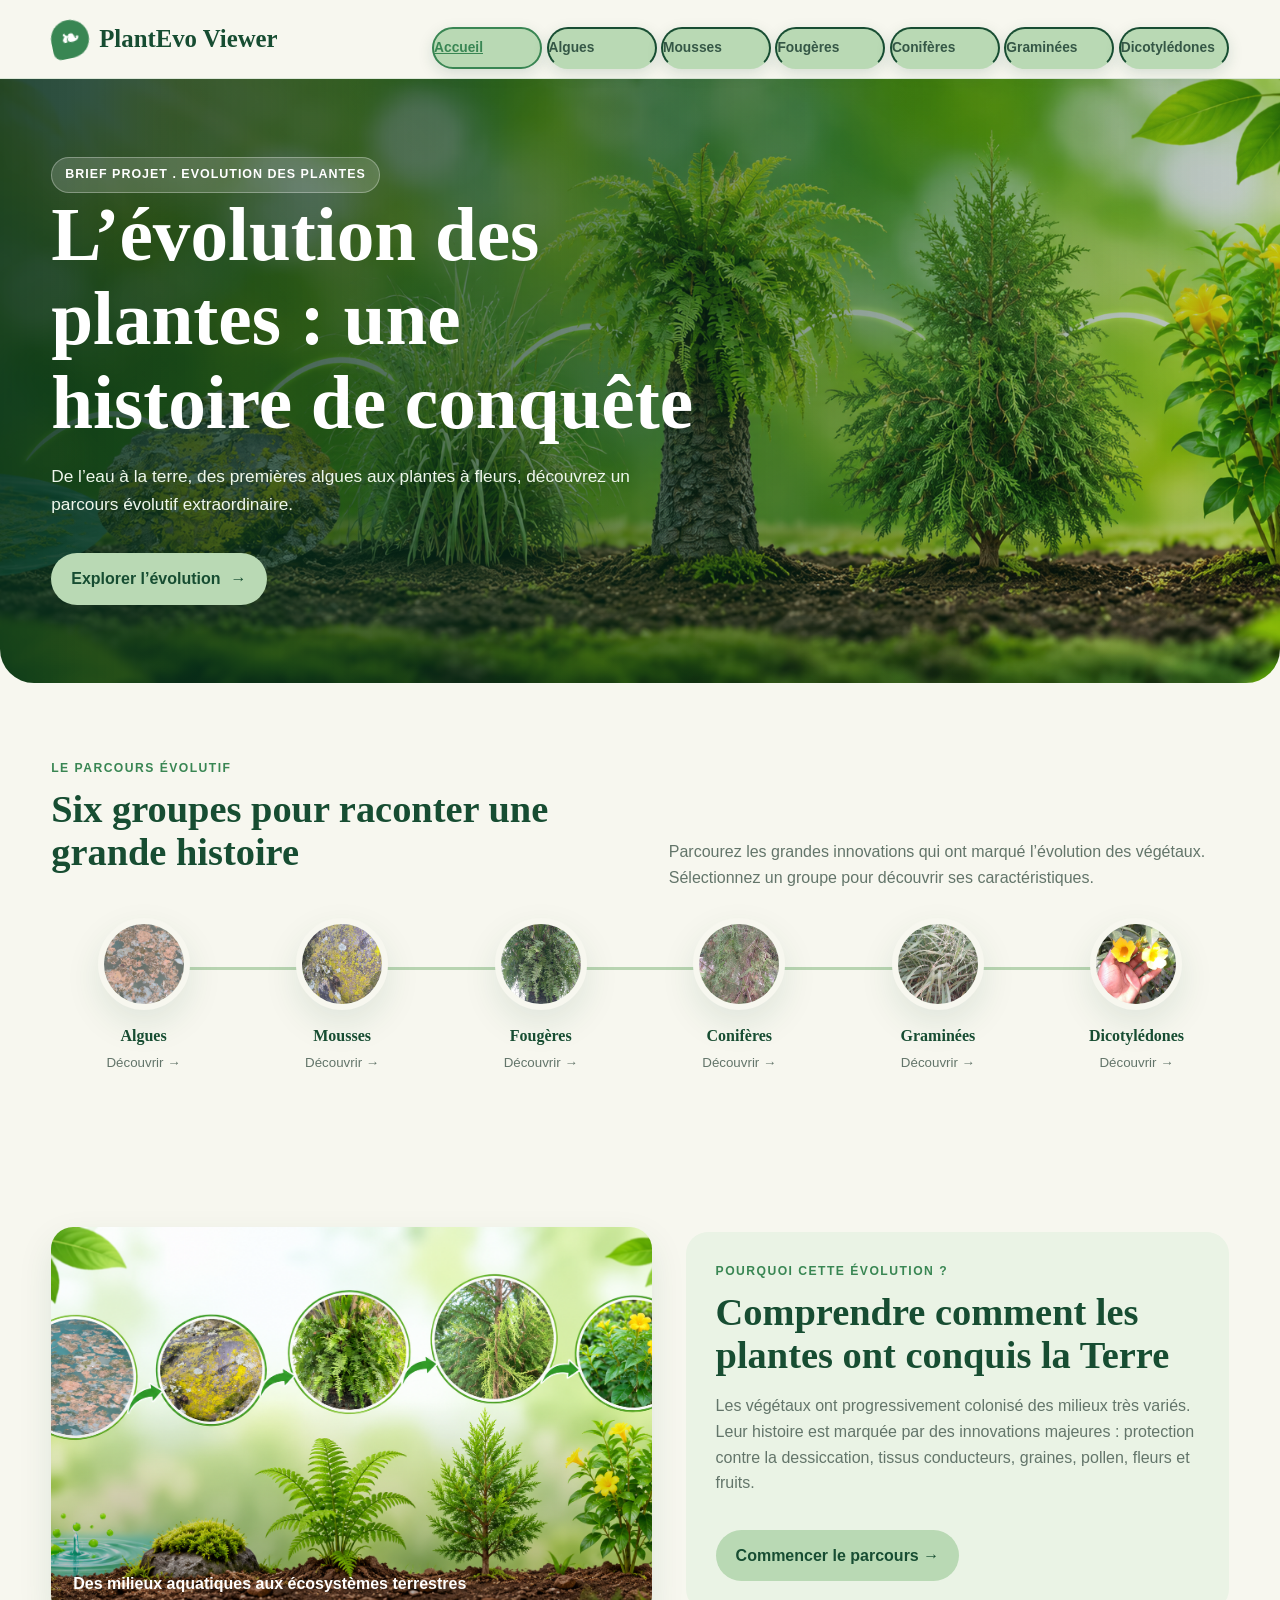
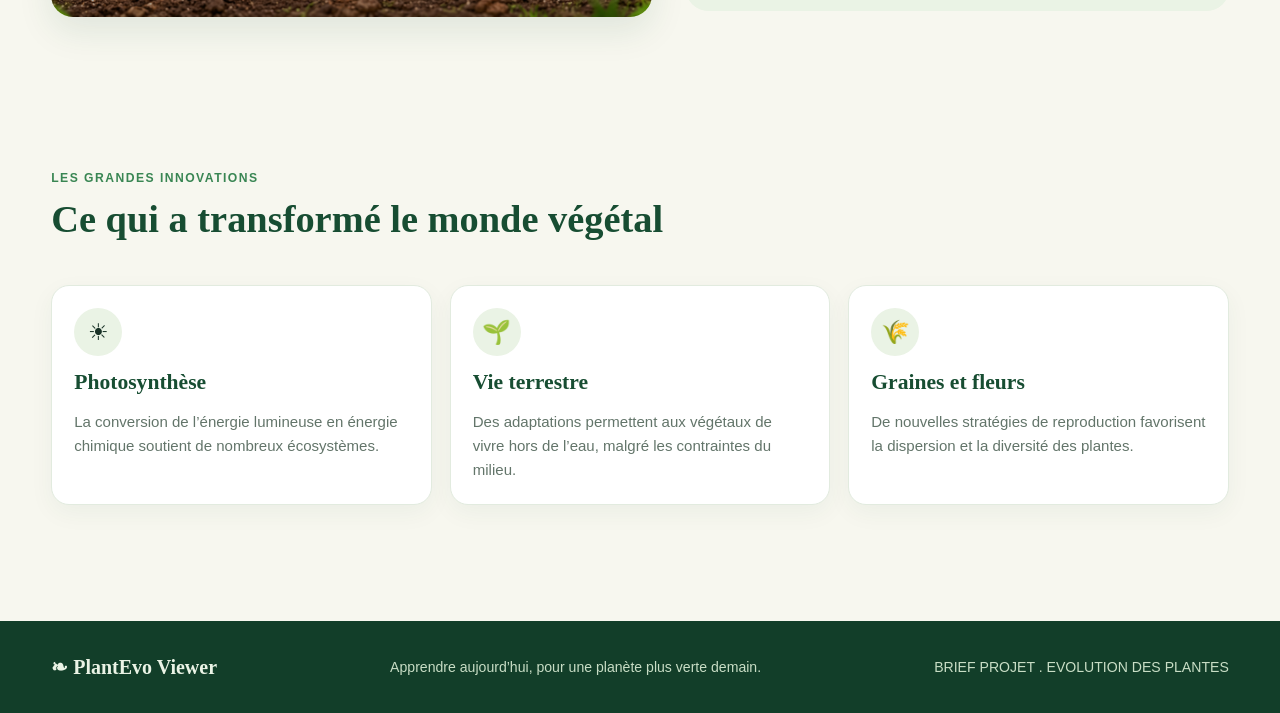
<file: index.html>
<!DOCTYPE html>
<html lang="fr"> 
<head>
 <meta charset="UTF-8">
 <meta name="viewport" content="width=device-width, initial-scale=1.0">
 <meta name="description" content="Découvrez l'évolution des plantes avec PlantEvo Viewer.">
 <title>PlantEvo Viewer | Accueil</title>
 <link rel="stylesheet" href="css/style.css"></head>
 <body>
<header class="site-header">
<div class="container nav-wrap">
<a class="brand" href="index.html">
 <span class="brand-mark">❧</span>PlantEvo Viewer</a>

<nav class="nav" aria-label="Navigation principale">
    <div class="button-container">
    <a class="btn btn-primary active" href="index.html"> <u> Accueil</u></a>
    <a class="btn btn-primary" href="algues.html">  Algues</a>
    <a class="btn btn-primary" href="mousses.html">  Mousses</a>
    <a class="btn btn-primary" href="fougeres.html">  Fougères</a>
    <a class="btn btn-primary" href="coniferes.html">  Conifères</a>
    <a class="btn btn-primary" href="graminees.html"> Graminées</a>
    <a class="btn btn-primary" href="dicotyledones.html">Dicotylédones</a>
</nav>
</div>
</header>
<main>
<section class="hero">

<div class="container">
<div class="hero-content">
<span class="eyebrow">BRIEF PROJET . EVOLUTION DES PLANTES</span>
<h1>L’évolution des plantes : une histoire de conquête</h1>
<p>De l’eau à la terre, des premières algues aux plantes à fleurs, découvrez un parcours évolutif extraordinaire.</p>
<a class="btn" href="#parcours">Explorer l’évolution <span>→</span></a>
</div>
</div>
</section>
<section class="section" id="parcours">
<div class="container">
<div class="section-head">
<div>
<div class="kicker">Le parcours évolutif</div>
<h2>Six groupes pour raconter une grande histoire</h2>
</div>
<p>Parcourez les grandes innovations qui ont marqué l’évolution des végétaux. Sélectionnez un groupe pour découvrir ses caractéristiques.</p>
</div>
<div class="timeline">
<div class="timeline-card">
<a href="algues.html">
<div class="timeline-img">
<img src="images/Algues.jpg" alt="Algues">
</div>
<strong>Algues</strong>
<small>Découvrir →</small>
</a></div>
<div class="timeline-card"><a href="mousses.html">
<div class="timeline-img">
<img src="images/Mousse.jpg" alt="Mousses"></div>
<strong>Mousses</strong>
<small>Découvrir →</small>
</a></div>
<div class="timeline-card"><a href="fougeres.html">
<div class="timeline-img">
<img src="images/Fougères.jpg" alt="Fougères"></div>
<strong>Fougères</strong>
<small>Découvrir →</small>
</a></div>
<div class="timeline-card">
<a href="coniferes.html">
<div class="timeline-img">
<img src="images/conifere.jpg" alt="Conifères">
</div>
<strong>Conifères</strong>
<small>Découvrir →</small>
</a></div>
<div class="timeline-card">
<a href="graminees.html">
<div class="timeline-img">
<img src="images/Graminée.jpg" alt="Graminées">
</div>
<strong>Graminées</strong>
<small>Découvrir →</small>
</a></div>
<div class="timeline-card">
<a href="dicotyledones.html">
<div class="timeline-img">
<img src="images/dicotyledone.jpg" alt="Dicotylédones"></div>
<strong>Dicotylédones</strong>
<small>Découvrir →</small>
</a></div></div></div></section>
<section class="section">
<div class="container intro-grid">
<div class="photo-panel">
<img src="images/banniere.png" alt="Forêt luxuriante">
<div class="photo-caption">Des milieux aquatiques aux écosystèmes terrestres</div>
</div>
<div class="info-panel">
<div class="kicker">Pourquoi cette évolution ?</div>
<h2>Comprendre comment les plantes ont conquis la Terre</h2>
<p>Les végétaux ont progressivement colonisé des milieux très variés. Leur histoire est marquée par des innovations majeures : protection contre la dessiccation, tissus conducteurs, graines, pollen, fleurs et fruits.</p>
<a class="btn" href="algues.html">Commencer le parcours →</a>
</div></div></section>
<section class="section">
<div class="container">
<div class="section-head">
<div>
<div class="kicker">Les grandes innovations</div>
<h2>Ce qui a transformé le monde végétal</h2>
</div></div>
<div class="feature-grid">
<div class="feature">
<div class="feature-icon">☀</div>
<h3>Photosynthèse</h3>
<p>La conversion de l’énergie lumineuse en énergie chimique soutient de nombreux écosystèmes.</p>
</div>
<div class="feature">
<div class="feature-icon">🌱</div>
<h3>Vie terrestre</h3>
<p>Des adaptations permettent aux végétaux de vivre hors de l’eau, malgré les contraintes du milieu.</p>
</div>
<div class="feature">
<div class="feature-icon">🌾</div>
<h3>Graines et fleurs</h3>
<p>De nouvelles stratégies de reproduction favorisent la dispersion et la diversité des plantes.</p>
</div>
</div></div></section>
</main>
<footer class="site-footer">
<div class="container footer-inner">
<div class="footer-brand">❧ PlantEvo Viewer</div>
<p>Apprendre aujourd’hui, pour une planète plus verte demain.</p>
<p>BRIEF PROJET . EVOLUTION DES PLANTES</p>
</div>
</footer>
</body>
</html>
</file>
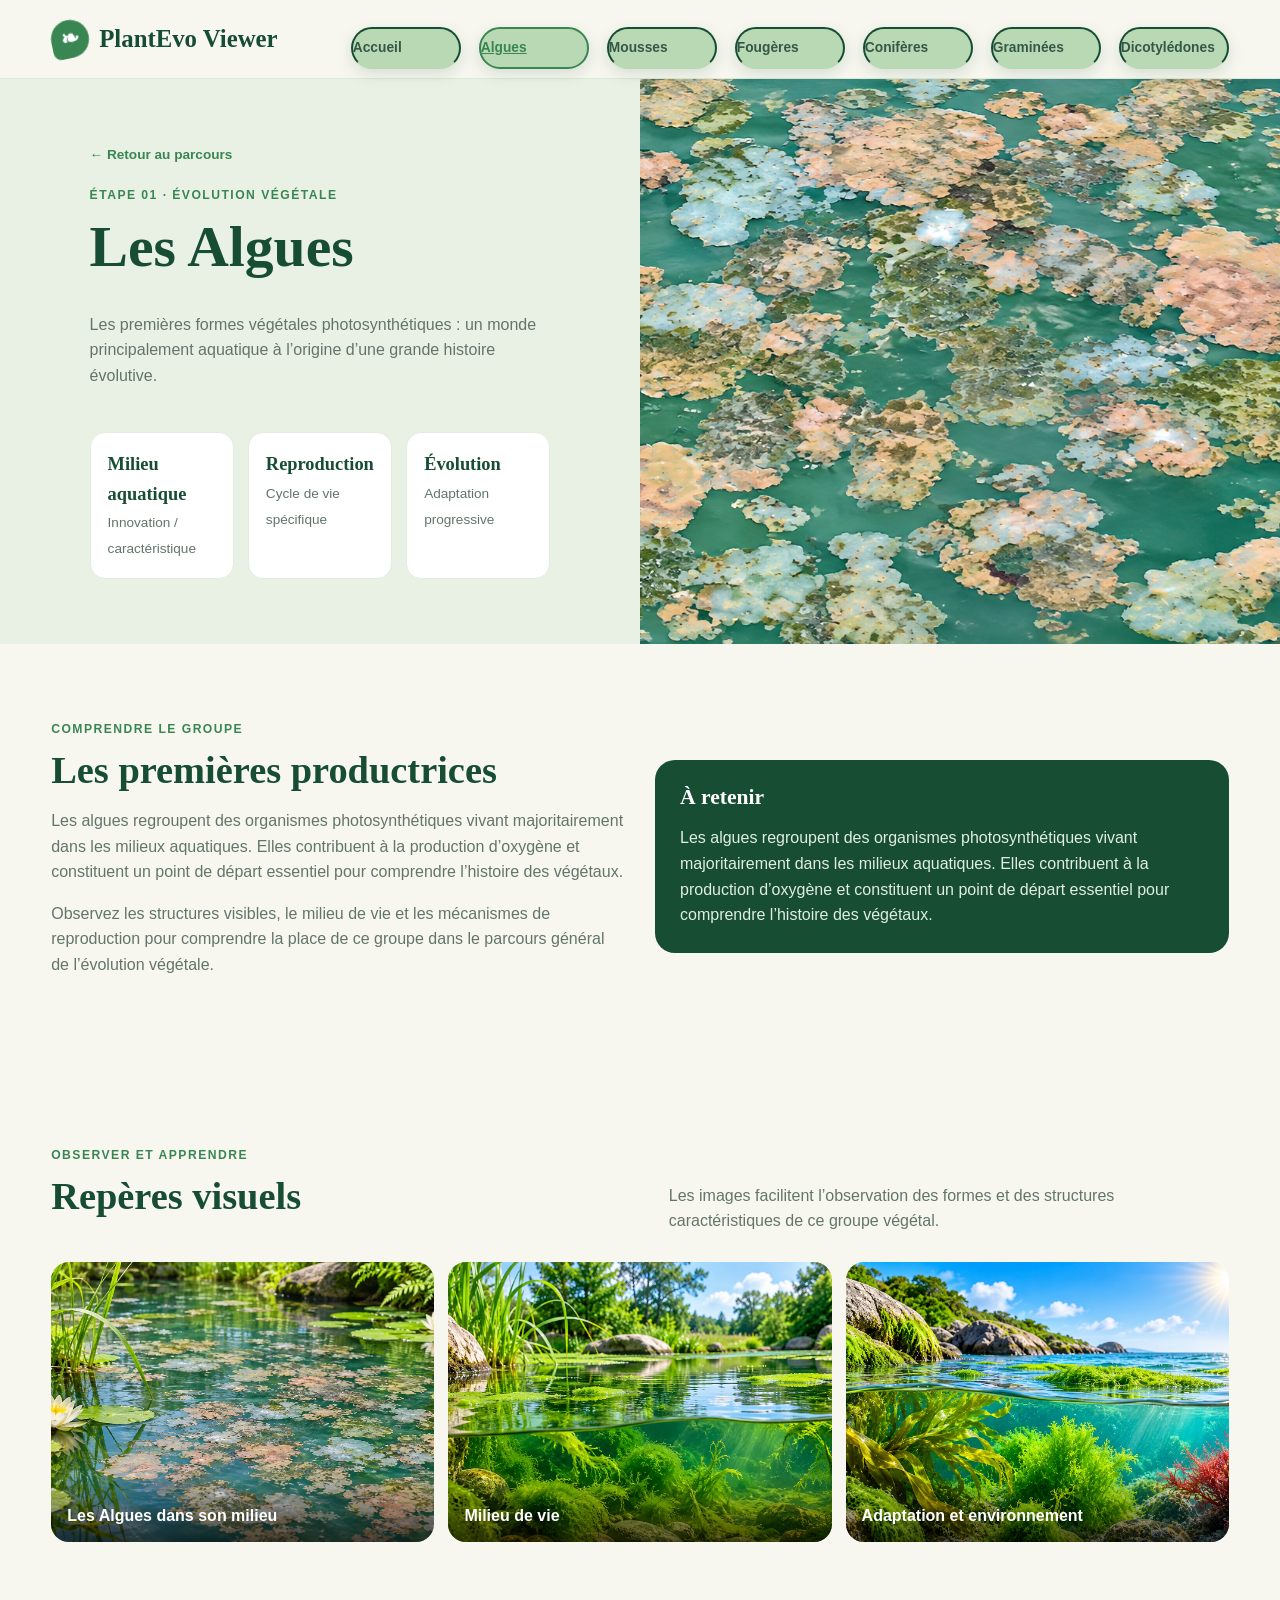
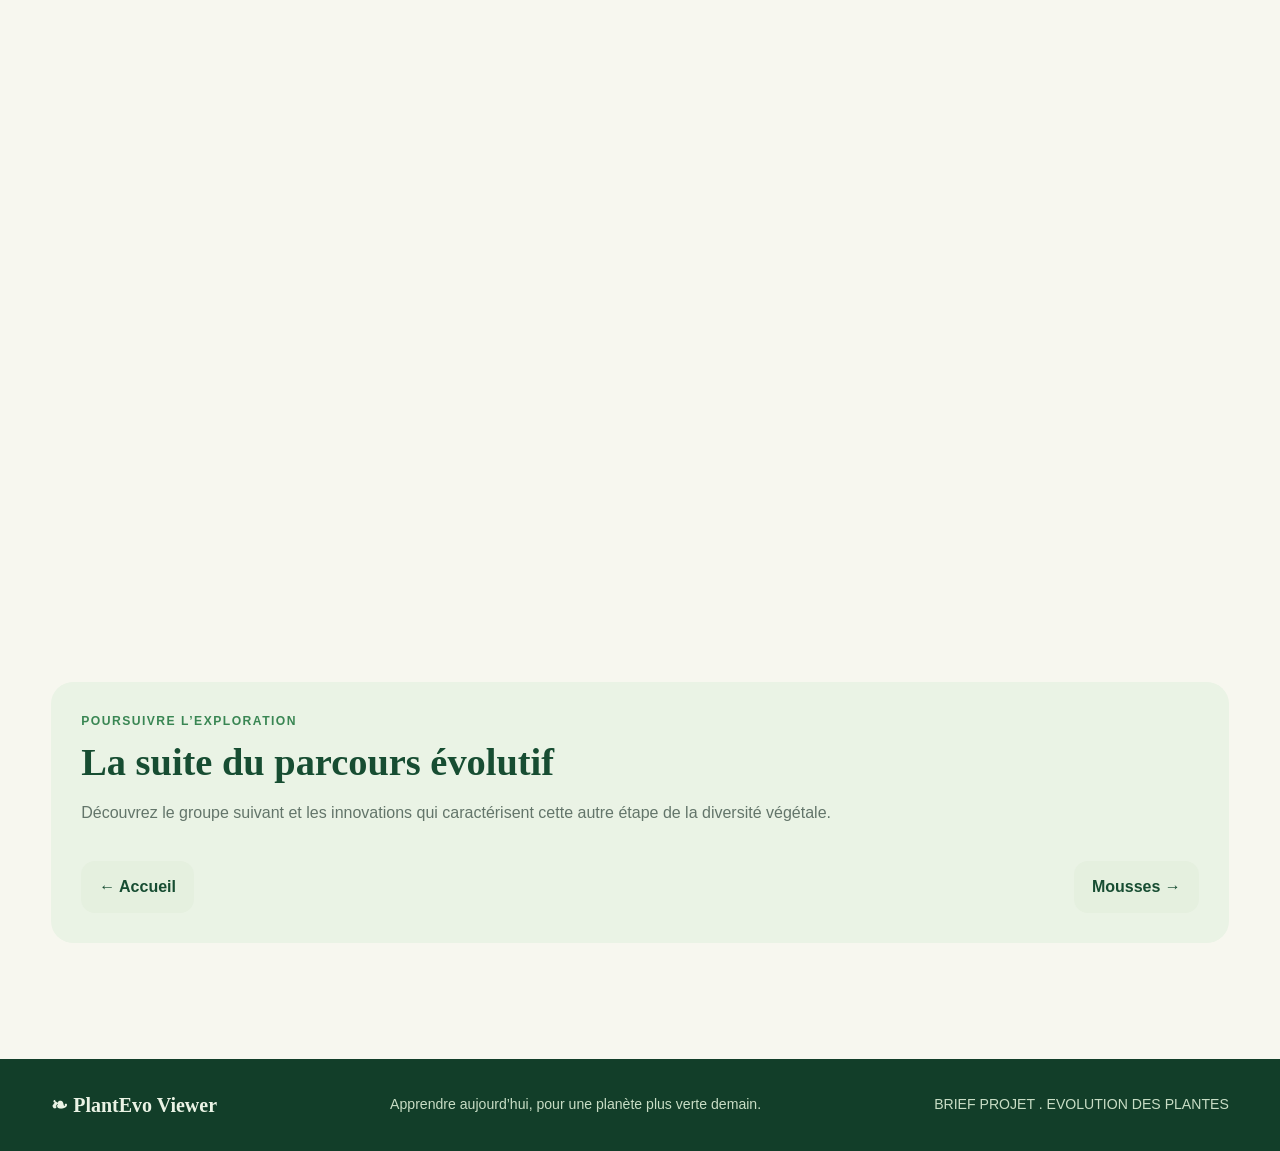
<file: algues.html>
<!DOCTYPE html>
<html lang="fr">
<head>
<meta charset="UTF-8">
<meta name="viewport" content="width=device-width, initial-scale=1.0">
<meta name="description" content="Les Algues – PlantEvo Viewer">
<title>Les Algues | PlantEvo Viewer</title>
<link rel="stylesheet" href="css/style.css">
</head>
<body>
<header class="site-header">
<div class="container nav-wrap">
<a class="brand" href="index.html">
<span class="brand-mark">❧</span>PlantEvo Viewer</a>

<nav class="nav" aria-label="Navigation principale">
<a class="btn btn-primary" href="index.html">Accueil</a>
<a class="btn btn-primary active" href="algues.html"><u>Algues</u></a>
<a class="btn btn-primary" href="mousses.html">Mousses</a>
<a class="btn btn-primary" href="fougeres.html">Fougères</a>
<a class="btn btn-primary" href="coniferes.html">Conifères</a>
<a class="btn btn-primary" href="graminees.html">Graminées</a>
<a class="btn btn-primary" href="dicotyledones.html">Dicotylédones</a>
</nav></div></header>
<main>
<section class="page-hero">
<div class="page-copy">
<div class="breadcrumb">
<a href="index.html">← Retour au parcours</a>
</div>
<div class="kicker">Étape 01 · Évolution végétale</div>
<h1>Les Algues</h1>
<p>Les premières formes végétales photosynthétiques : un monde principalement aquatique à l’origine d’une grande histoire évolutive.</p>
<div class="fact-strip">
<div class="fact">
<strong>Milieu aquatique</strong>
<span>Innovation / caractéristique</span>
</div>
<div class="fact">
<strong>Reproduction</strong>
<span>Cycle de vie spécifique</span>
</div>
<div class="fact">
<strong>Évolution</strong>
<span>Adaptation progressive</span>
</div></div></div>
<div class="page-image">
<img src="images/evoalgues.png" alt="Les Algues">
</div></section>
<section class="section">
<div class="container split">
<div class="text-block">
<div class="kicker">Comprendre le groupe</div>
<h2>Les premières productrices</h2>
<p>Les algues regroupent des organismes photosynthétiques vivant majoritairement dans les milieux aquatiques. Elles contribuent à la production d’oxygène et constituent un point de départ essentiel pour comprendre l’histoire des végétaux.</p>
<p>Observez les structures visibles, le milieu de vie et les mécanismes de reproduction pour comprendre la place de ce groupe dans le parcours général de l’évolution végétale.</p></div><div class="callout"><h3>À retenir</h3><p>Les algues regroupent des organismes photosynthétiques vivant majoritairement dans les milieux aquatiques. Elles contribuent à la production d’oxygène et constituent un point de départ essentiel pour comprendre l’histoire des végétaux.</p>
</div></div></section>
<section class="section">
<div class="container">
<div class="section-head">
<div>
<div class="kicker">Observer et apprendre</div>
<h2>Repères visuels</h2>
</div>
<p>Les images facilitent l’observation des formes et des structures caractéristiques de ce groupe végétal.</p>
</div>
<div class="gallery">
<figure>
<img src="images/milieualgues.png" alt="Les Algues en milieu naturel">
<figcaption>Les Algues dans son milieu</figcaption>
</figure>
<figure>
<img src="images/viealgues.png" alt="Écosystème végétal">
<figcaption>Milieu de vie</figcaption>
</figure>
<figure>
<img src="images/adapalgues.png" alt="Végétation et lumière">
<figcaption>Adaptation et environnement</figcaption>
</figure>
</div></div></section>
<section class="section">
<div class="container">
<div class="info-panel">
<div class="kicker">Poursuivre l’exploration</div>
<h2>La suite du parcours évolutif</h2>
<p>Découvrez le groupe suivant et les innovations qui caractérisent cette autre étape de la diversité végétale.</p>
<div class="page-navigation">
<a href="index.html">← Accueil</a>
<a href="mousses.html">Mousses →</a>
</div></div></div></section>
</main>
<footer class="site-footer">
<div class="container footer-inner">
<div class="footer-brand">❧ PlantEvo Viewer</div>
<p>Apprendre aujourd’hui, pour une planète plus verte demain.</p>
<p>BRIEF PROJET . EVOLUTION DES PLANTES</p>
</div>
</footer>
</body>
</html>
</file>
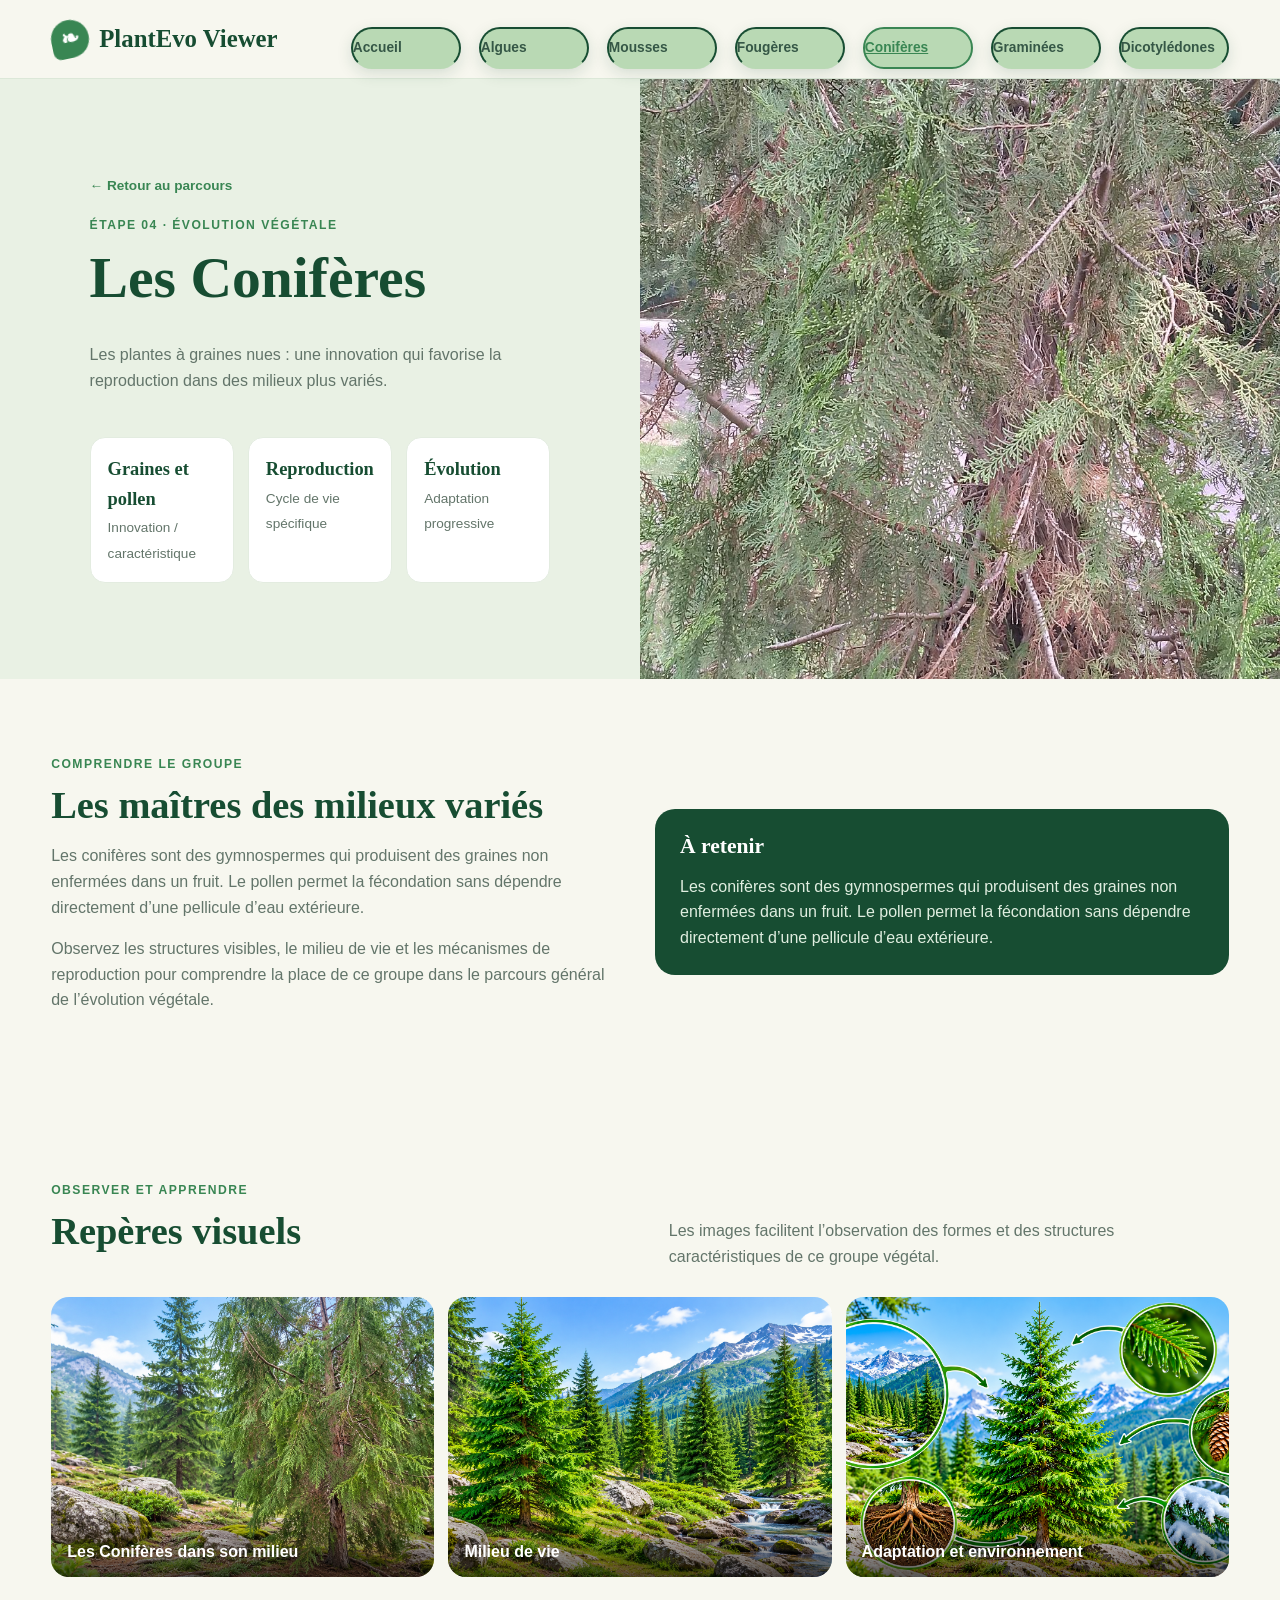
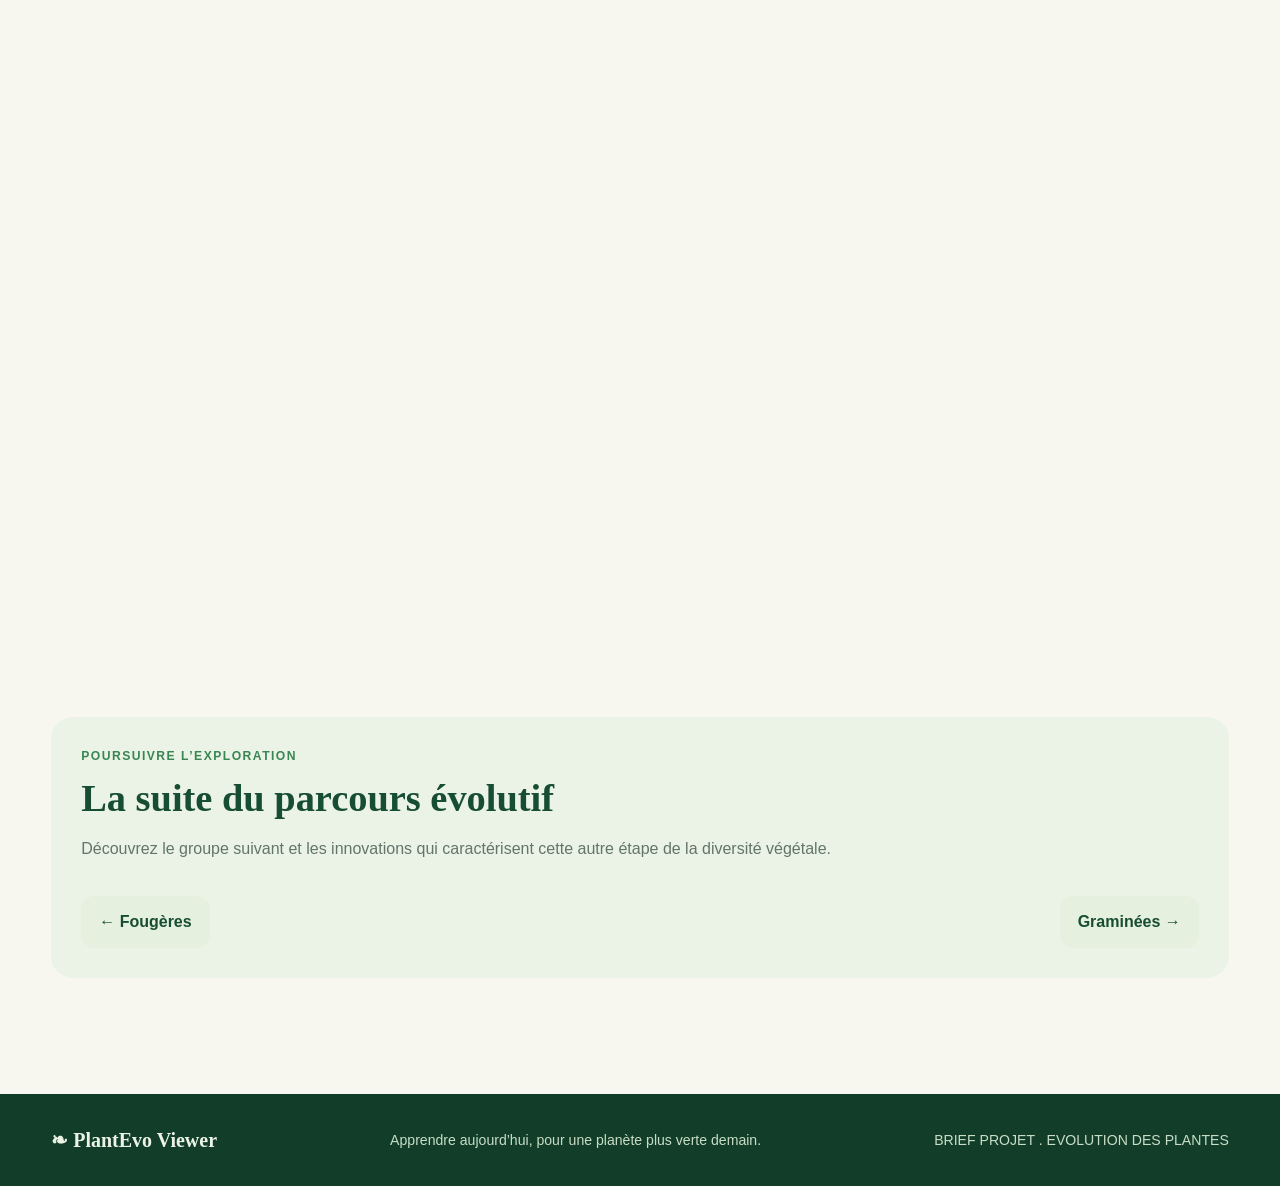
<file: coniferes.html>
<!DOCTYPE html>
<html lang="fr">
<head>
<meta charset="UTF-8">
<meta name="viewport" content="width=device-width, initial-scale=1.0">
<meta name="description" content="Les Conifères – PlantEvo Viewer">
<title>Les Conifères | PlantEvo Viewer</title>
<link rel="stylesheet" href="css/style.css">
</head>
<body>
<header class="site-header">
<div class="container nav-wrap">
<a class="brand" href="index.html">
<span class="brand-mark">❧</span>PlantEvo Viewer</a>

<nav class="nav" aria-label="Navigation principale">
<a class="btn btn-primary" href="index.html">Accueil</a>
<a class="btn btn-primary" href="algues.html">Algues</a>
<a class="btn btn-primary" href="mousses.html">Mousses</a>
<a class="btn btn-primary" href="fougeres.html">Fougères</a>
<a class="btn btn-primary active" href="coniferes.html"><u>Conifères</u></a>
<a class="btn btn-primary" href="graminees.html">Graminées</a>
<a class="btn btn-primary" href="dicotyledones.html">Dicotylédones</a>
</nav></div></header>
<main>
<section class="page-hero">
<div class="page-copy"><div class="breadcrumb">
<a href="index.html">← Retour au parcours</a>
</div>
<div class="kicker">Étape 04 · Évolution végétale</div><h1>Les Conifères</h1>
<p>Les plantes à graines nues : une innovation qui favorise la reproduction dans des milieux plus variés.</p>
<div class="fact-strip">
<div class="fact">
<strong>Graines et pollen</strong>
<span>Innovation / caractéristique</span>
</div>
<div class="fact">
<strong>Reproduction</strong>
<span>Cycle de vie spécifique</span>
</div>
<div class="fact">
<strong>Évolution</strong>
<span>Adaptation progressive</span>
</div></div></div>
<div class="page-image">
<img src="images/conifere.jpg" alt="Les Conifères"></div>
</section>
<section class="section">
<div class="container split">
<div class="text-block">
<div class="kicker">Comprendre le groupe</div>
<h2>Les maîtres des milieux variés</h2>
<p>Les conifères sont des gymnospermes qui produisent des graines non enfermées dans un fruit. Le pollen permet la fécondation sans dépendre directement d’une pellicule d’eau extérieure.</p>
<p>Observez les structures visibles, le milieu de vie et les mécanismes de reproduction pour comprendre la place de ce groupe dans le parcours général de l’évolution végétale.</p>
</div>
<div class="callout">
<h3>À retenir</h3>
<p>Les conifères sont des gymnospermes qui produisent des graines non enfermées dans un fruit. Le pollen permet la fécondation sans dépendre directement d’une pellicule d’eau extérieure.</p>
</div></div></section>
<section class="section">
<div class="container">
<div class="section-head">
<div>
<div class="kicker">Observer et apprendre</div>
<h2>Repères visuels</h2>
</div>
<p>Les images facilitent l’observation des formes et des structures caractéristiques de ce groupe végétal.</p>
</div>
<div class="gallery">
<figure>
<img src="images/milieuconifere.png" alt="Les Conifères en milieu naturel">
<figcaption>Les Conifères dans son milieu</figcaption>
</figure>
<figure>
<img src="images/vieconifere.png" alt="Écosystème végétal">
<figcaption>Milieu de vie</figcaption>
</figure>
<figure>
<img src="images/adapconifere.png" alt="Végétation et lumière"><figcaption>Adaptation et environnement</figcaption></figure>
</div></div></section>
<section class="section">
<div class="container">
<div class="info-panel">
<div class="kicker">Poursuivre l’exploration</div>
<h2>La suite du parcours évolutif</h2>
<p>Découvrez le groupe suivant et les innovations qui caractérisent cette autre étape de la diversité végétale.</p>
<div class="page-navigation">
<a href="fougeres.html">← Fougères</a>
<a href="graminees.html">Graminées →</a>
</div></div></div></section>
</main>
<footer class="site-footer">
<div class="container footer-inner">
<div class="footer-brand">❧ PlantEvo Viewer</div>
<p>Apprendre aujourd’hui, pour une planète plus verte demain.</p>
<p>BRIEF PROJET . EVOLUTION DES PLANTES</p>
</div>
</footer>
</body>
</html>
</file>
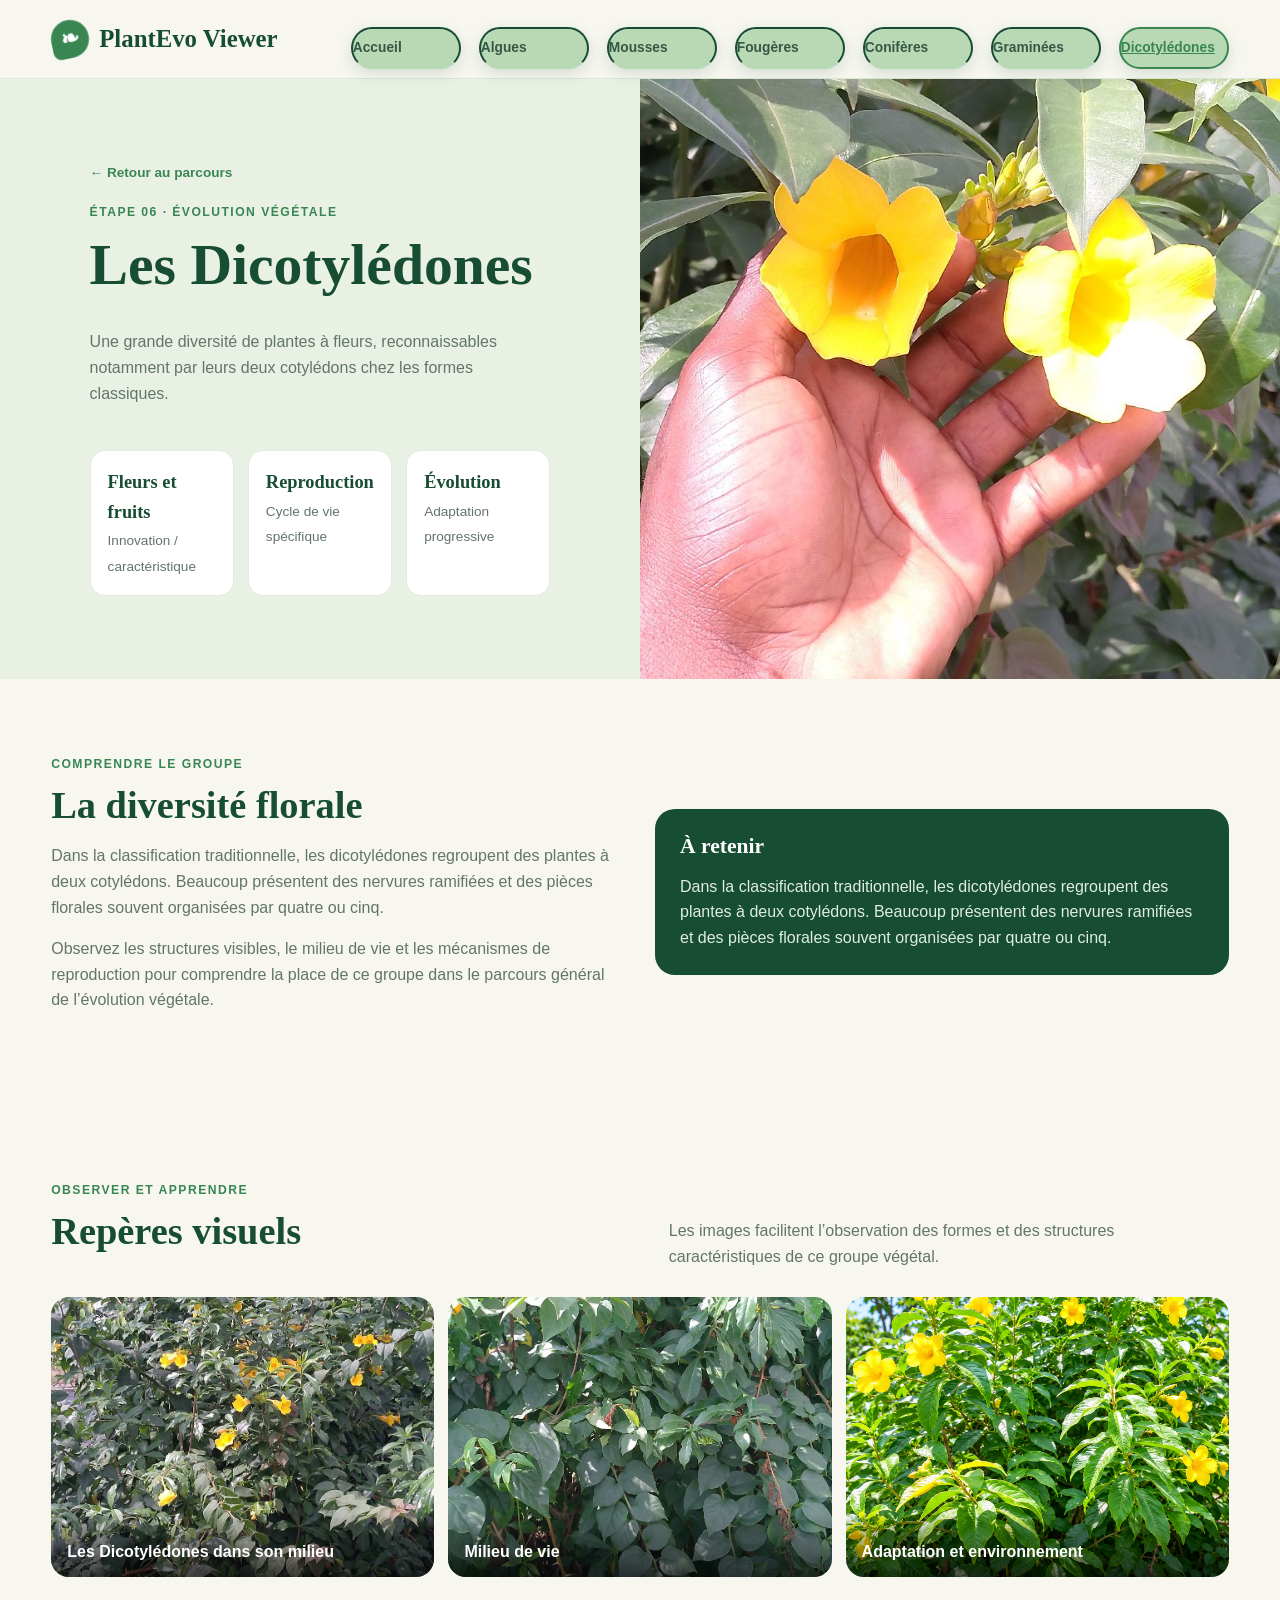
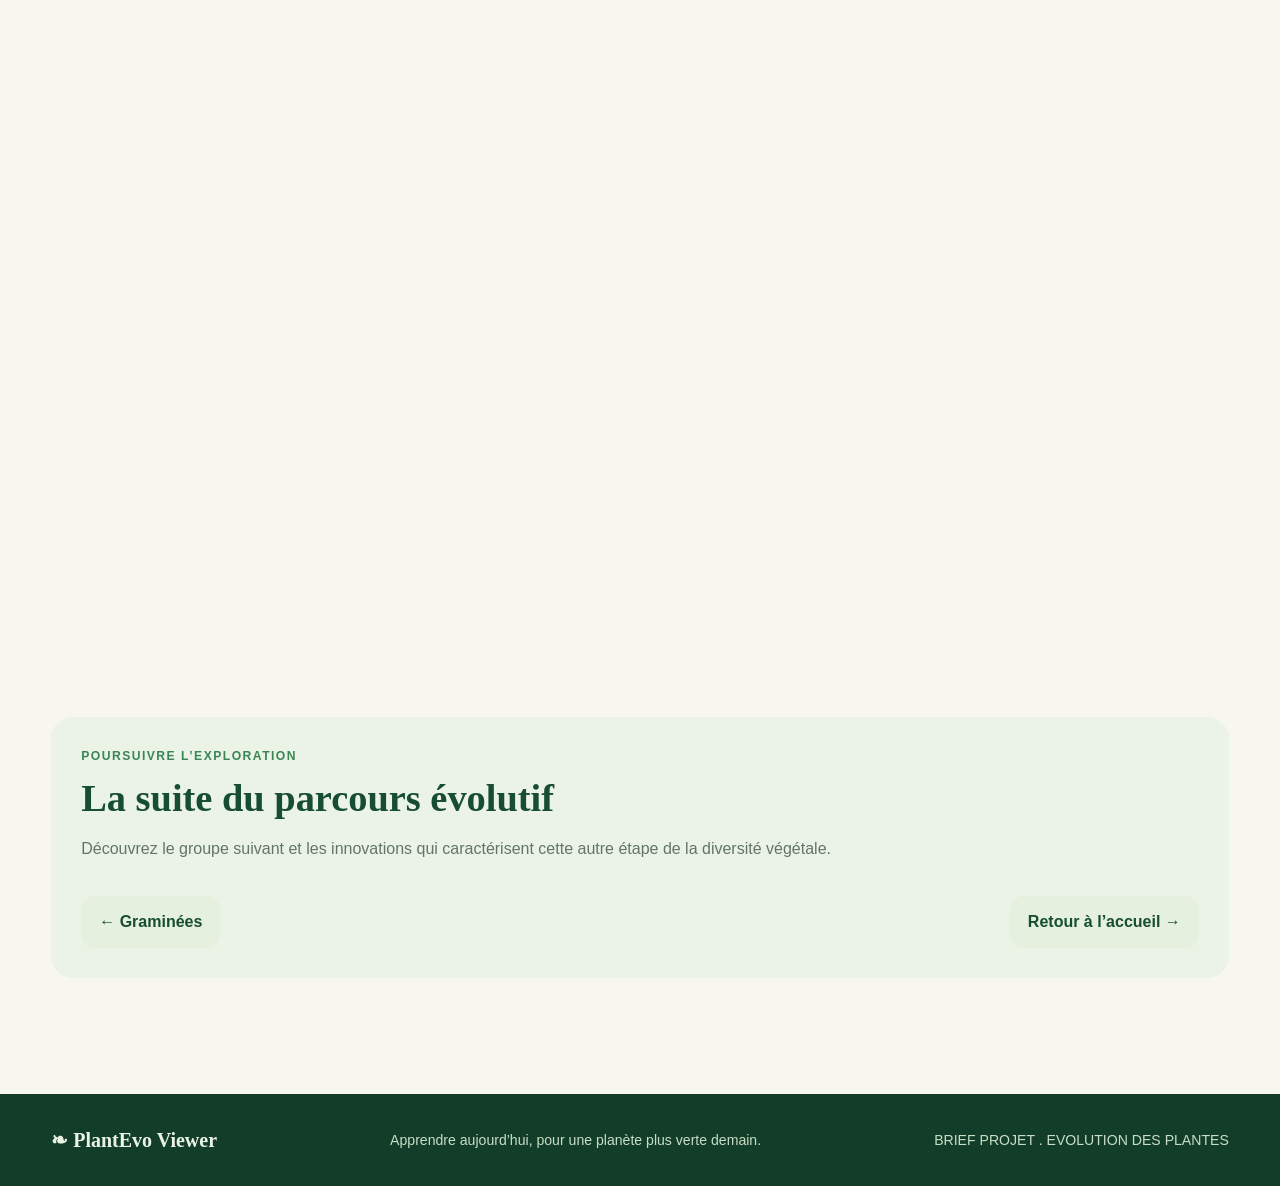
<file: dicotyledones.html>
<!DOCTYPE html>
<html lang="fr">
<head>
<meta charset="UTF-8">
<meta name="viewport" content="width=device-width, initial-scale=1.0">
<meta name="description" content="Les Dicotylédones – PlantEvo Viewer">
<title>Les Dicotylédones | PlantEvo Viewer</title>
<link rel="stylesheet" href="css/style.css">
</head>
<body>
<header class="site-header">
<div class="container nav-wrap">
<a class="brand" href="index.html">
<span class="brand-mark">❧</span>PlantEvo Viewer</a>

<nav class="nav" aria-label="Navigation principale">
<a class="btn btn-primary" href="index.html">Accueil</a>
<a class="btn btn-primary" href="algues.html">Algues</a>
<a class="btn btn-primary" href="mousses.html">Mousses</a>
<a class="btn btn-primary" href="fougeres.html">Fougères</a>
<a class="btn btn-primary" href="coniferes.html">Conifères</a>
<a class="btn btn-primary" href="graminees.html">Graminées</a>
<a class="btn btn-primary active" href="dicotyledones.html"><u>Dicotylédones</u></a>
</nav></div>
</header>
<main>
<section class="page-hero">
<div class="page-copy">
<div class="breadcrumb">
<a href="index.html">← Retour au parcours</a>
</div>
<div class="kicker">Étape 06 · Évolution végétale</div>
<h1>Les Dicotylédones</h1>
<p>Une grande diversité de plantes à fleurs, reconnaissables notamment par leurs deux cotylédons chez les formes classiques.</p>
<div class="fact-strip">
<div class="fact">
<strong>Fleurs et fruits</strong>
<span>Innovation / caractéristique</span>
</div>
<div class="fact">
<strong>Reproduction</strong>
<span>Cycle de vie spécifique</span>
</div>
<div class="fact">
<strong>Évolution</strong>
<span>Adaptation progressive</span>
</div></div></div>
<div class="page-image">
<img src="images/dicotyledone.jpg" alt="Les Dicotylédones"></div>
</section>
<section class="section">
<div class="container split">
<div class="text-block">
<div class="kicker">Comprendre le groupe</div>
<h2>La diversité florale</h2>
<p>Dans la classification traditionnelle, les dicotylédones regroupent des plantes à deux cotylédons. Beaucoup présentent des nervures ramifiées et des pièces florales souvent organisées par quatre ou cinq.</p>
<p>Observez les structures visibles, le milieu de vie et les mécanismes de reproduction pour comprendre la place de ce groupe dans le parcours général de l’évolution végétale.</p>
</div>
<div class="callout">
<h3>À retenir</h3>
<p>Dans la classification traditionnelle, les dicotylédones regroupent des plantes à deux cotylédons. Beaucoup présentent des nervures ramifiées et des pièces florales souvent organisées par quatre ou cinq.</p>
</div></div></section>
<section class="section">
<div class="container">
<div class="section-head">
<div>
<div class="kicker">Observer et apprendre</div>
<h2>Repères visuels</h2>
</div>
<p>Les images facilitent l’observation des formes et des structures caractéristiques de ce groupe végétal.</p>
</div><div class="gallery">
<figure>
<img src="images/milieudicotyledone.jpg" alt="Les Dicotylédones en milieu naturel">
<figcaption>Les Dicotylédones dans son milieu</figcaption>
</figure>
<figure>
<img src="images/viedicotyledone.jpg" alt="Écosystème végétal">
<figcaption>Milieu de vie</figcaption>
</figure>
<figure>
<img src="images/adadicotyledone.png" alt="Végétation et lumière">
<figcaption>Adaptation et environnement</figcaption>
</figure>
</div></div></section>
<section class="section">
<div class="container">
<div class="info-panel">
<div class="kicker">Poursuivre l’exploration</div>
<h2>La suite du parcours évolutif</h2>
<p>Découvrez le groupe suivant et les innovations qui caractérisent cette autre étape de la diversité végétale.</p>
<div class="page-navigation">
<a href="graminees.html">← Graminées</a>
<a href="index.html">Retour à l’accueil →</a>
</div></div></div>
</section>
</main>
<footer class="site-footer">
<div class="container footer-inner">
<div class="footer-brand">❧ PlantEvo Viewer</div>
<p>Apprendre aujourd’hui, pour une planète plus verte demain.</p>
<p>BRIEF PROJET . EVOLUTION DES PLANTES</p>
</div>
</footer>
</body>
</html>
</file>
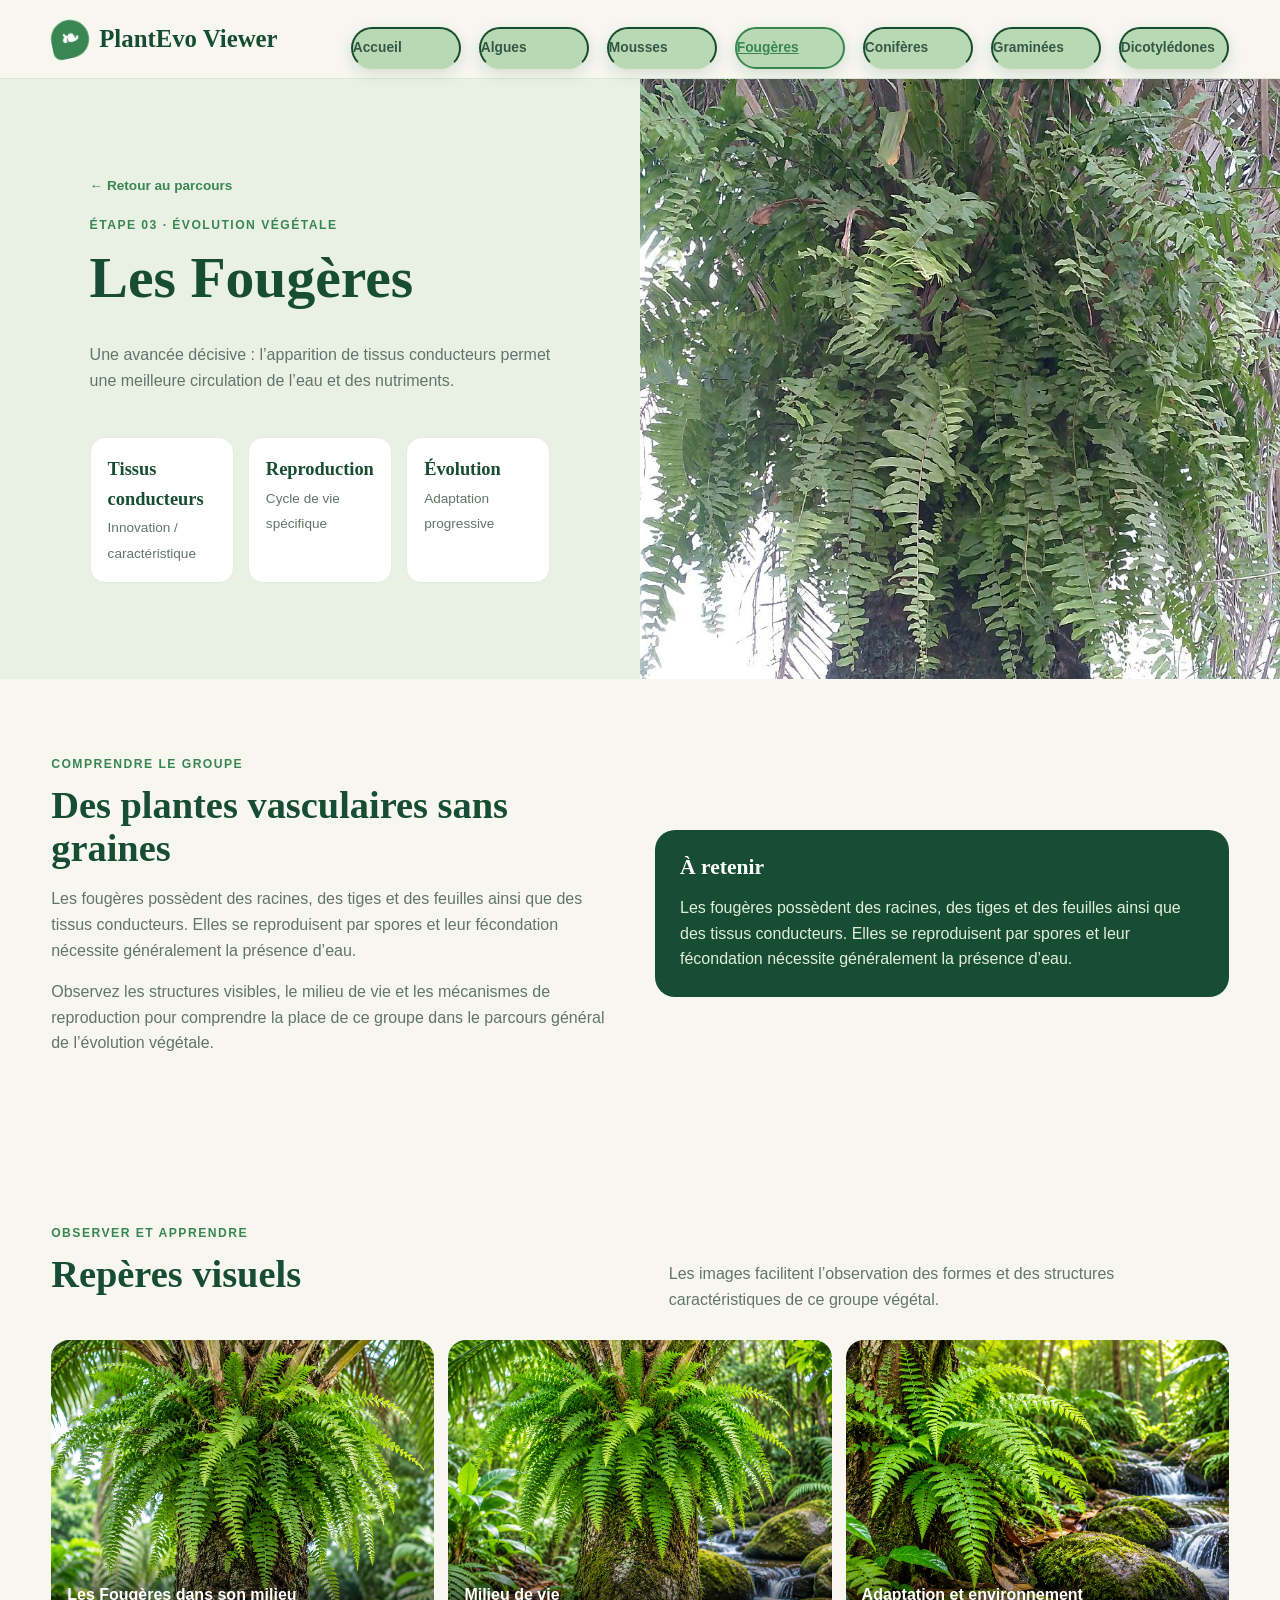
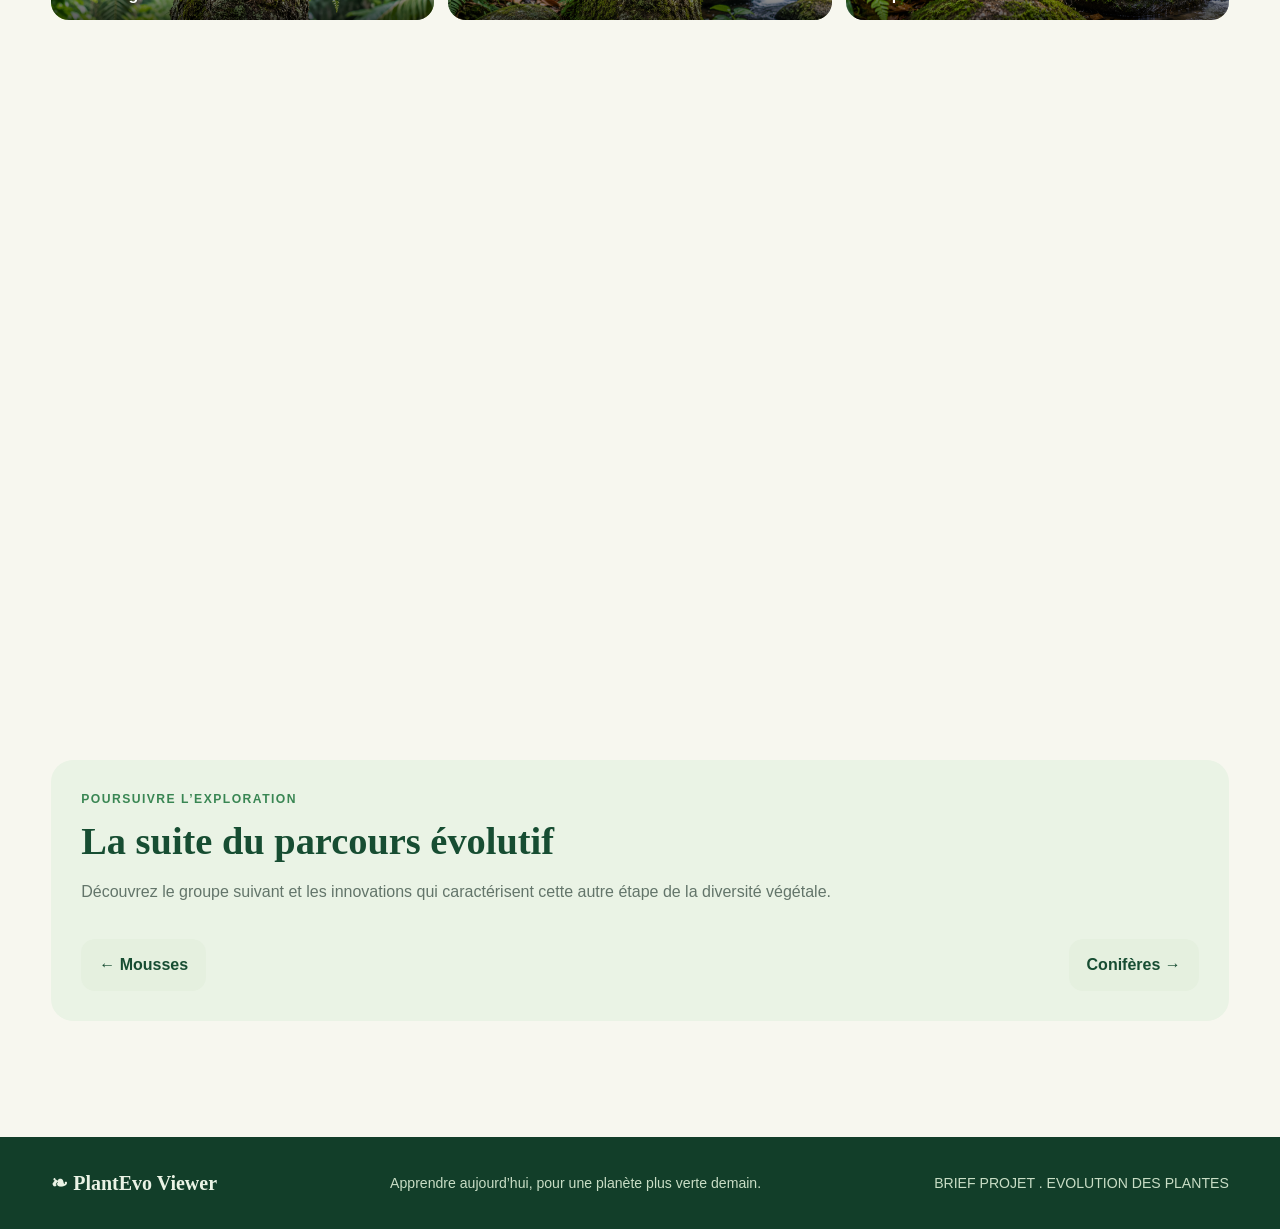
<file: fougeres.html>
<!DOCTYPE html>
<html lang="fr">
<head>
 <meta charset="UTF-8">
 <meta name="viewport" content="width=device-width, initial-scale=1.0">
 <meta name="description" content="Les Fougères – PlantEvo Viewer">
 <title>Les Fougères | PlantEvo Viewer</title>
 <link rel="stylesheet" href="css/style.css">
</head>
<body>
<header class="site-header">
<div class="container nav-wrap">
<a class="brand" href="index.html">
<span class="brand-mark">❧</span>PlantEvo Viewer</a>

<nav class="nav" aria-label="Navigation principale">
<a class="btn btn-primary" href="index.html">Accueil</a>
<a class="btn btn-primary" href="algues.html">Algues</a>
<a class="btn btn-primary" href="mousses.html">Mousses</a>
<a class="btn btn-primary active" href="fougeres.html"><u>Fougères</u></a>
<a class="btn btn-primary" href="coniferes.html">Conifères</a>
<a class="btn btn-primary" href="graminees.html">Graminées</a>
<a class="btn btn-primary" href="dicotyledones.html">Dicotylédones</a>
</nav></div></header>
<main>
<section class="page-hero">
<div class="page-copy">
<div class="breadcrumb">
<a href="index.html">← Retour au parcours</a>
</div>
<div class="kicker">Étape 03 · Évolution végétale</div>
<h1>Les Fougères</h1>
<p>Une avancée décisive : l’apparition de tissus conducteurs permet une meilleure circulation de l’eau et des nutriments.</p>
<div class="fact-strip">
<div class="fact">
<strong>Tissus conducteurs</strong>
<span>Innovation / caractéristique</span>
</div>
<div class="fact">
<strong>Reproduction</strong>
<span>Cycle de vie spécifique</span>
</div>
<div class="fact">
<strong>Évolution</strong>
<span>Adaptation progressive</span>
</div></div></div>
<div class="page-image">
<img src="images/Fougères.jpg" alt="Les Fougères">
</div></section>
<section class="section">
<div class="container split">
<div class="text-block">
<div class="kicker">Comprendre le groupe</div>
<h2>Des plantes vasculaires sans graines</h2>
<p>Les fougères possèdent des racines, des tiges et des feuilles ainsi que des tissus conducteurs. Elles se reproduisent par spores et leur fécondation nécessite généralement la présence d’eau.</p>
<p>Observez les structures visibles, le milieu de vie et les mécanismes de reproduction pour comprendre la place de ce groupe dans le parcours général de l’évolution végétale.</p>
</div>
<div class="callout">
<h3>À retenir</h3>
<p>Les fougères possèdent des racines, des tiges et des feuilles ainsi que des tissus conducteurs. Elles se reproduisent par spores et leur fécondation nécessite généralement la présence d’eau.</p>
</div></div>
</section>
<section class="section">
<div class="container">
<div class="section-head">
<div>
<div class="kicker">Observer et apprendre</div>
<h2>Repères visuels</h2>
</div>
<p>Les images facilitent l’observation des formes et des structures caractéristiques de ce groupe végétal.</p>
</div>
<div class="gallery">
<figure>
<img src="images/milieufougere.png" alt="Les Fougères en milieu naturel">
<figcaption>Les Fougères dans son milieu</figcaption>
</figure>
<figure>
<img src="images/viefougere.png" alt="Écosystème végétal">
<figcaption>Milieu de vie</figcaption>
</figure>
<figure>
<img src="images/envifougere.png" alt="Végétation et lumière">
<figcaption>Adaptation et environnement</figcaption>
</figure>
</div></div></section>
<section class="section">
<div class="container">
<div class="info-panel">
<div class="kicker">Poursuivre l’exploration</div>
<h2>La suite du parcours évolutif</h2>
<p>Découvrez le groupe suivant et les innovations qui caractérisent cette autre étape de la diversité végétale.</p>
<div class="page-navigation">
<a href="mousses.html">← Mousses</a>
<a href="coniferes.html">Conifères →</a>
</div></div></div></section>
</main>
<footer class="site-footer">
<div class="container footer-inner">
<div class="footer-brand">❧ PlantEvo Viewer</div>
<p>Apprendre aujourd’hui, pour une planète plus verte demain.</p>
<p>BRIEF PROJET . EVOLUTION DES PLANTES</p>
</div>
</footer>
</body>
</html>
</file>
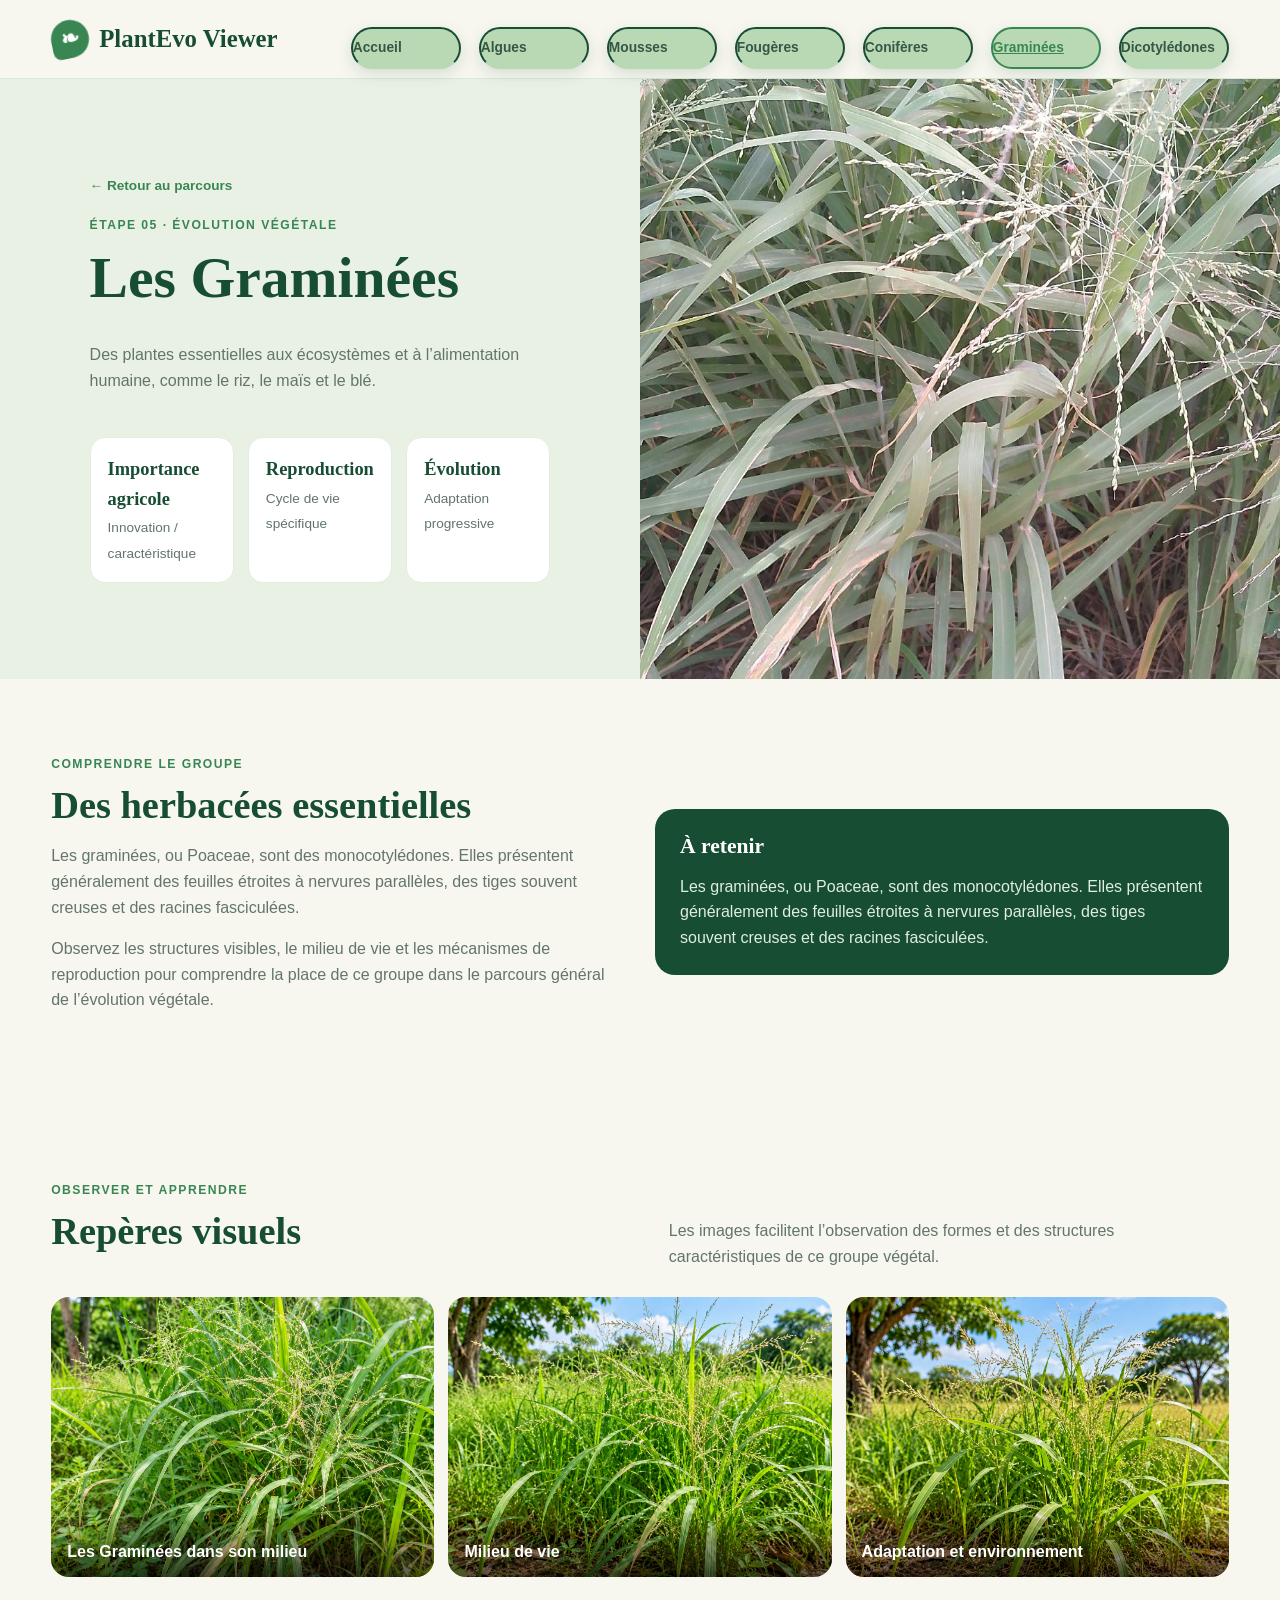
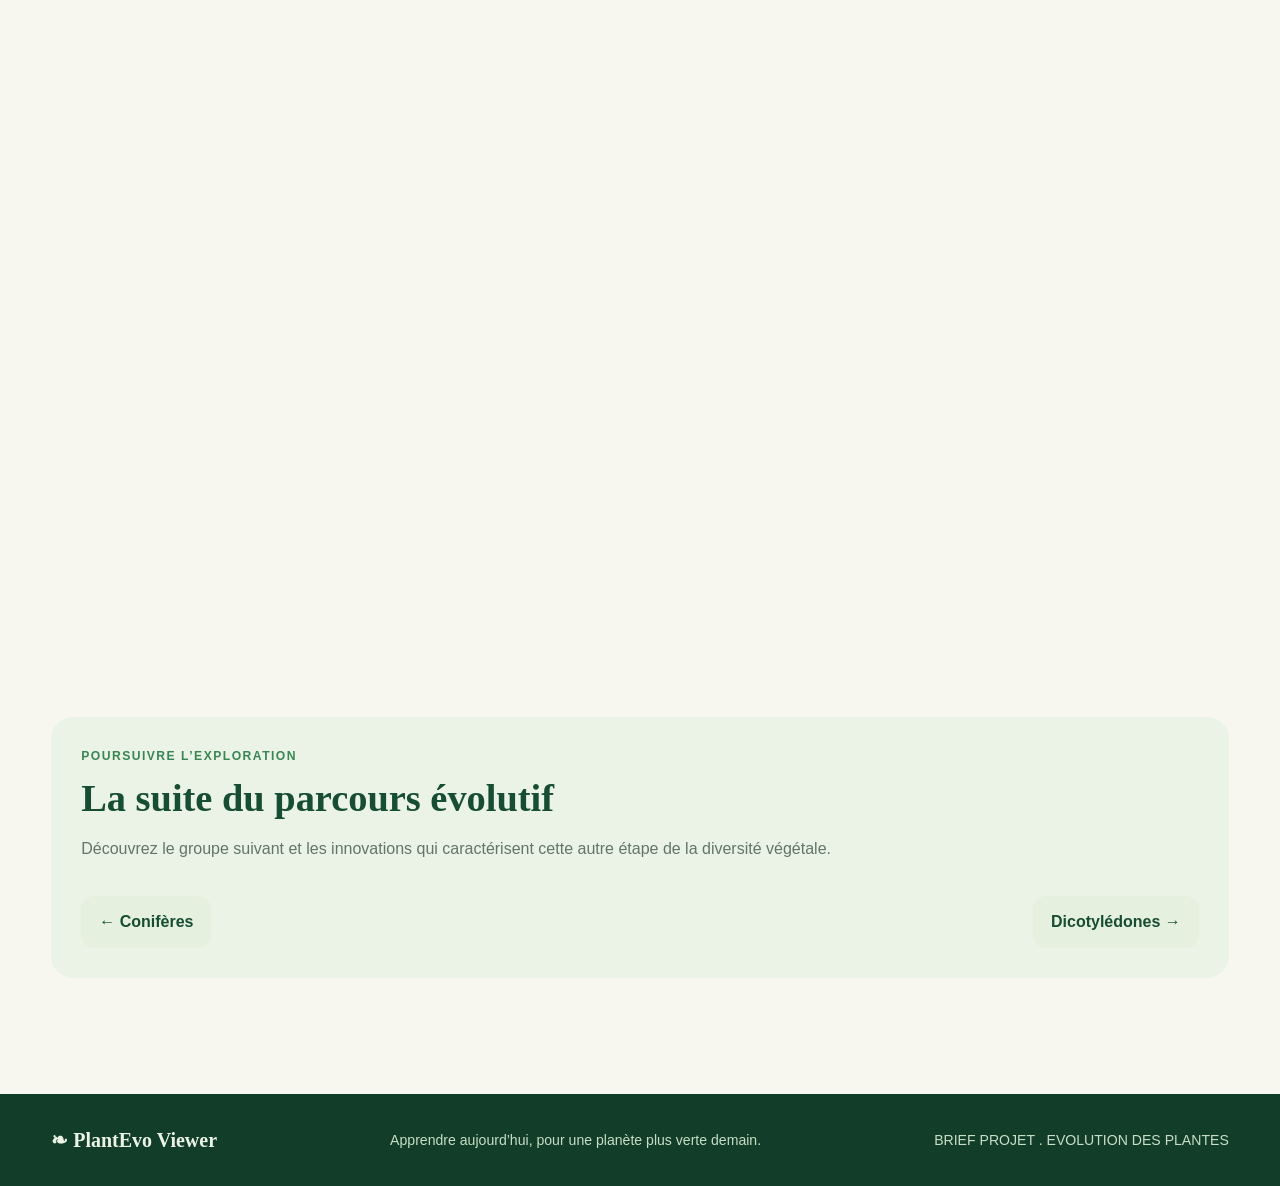
<file: graminees.html>
<!DOCTYPE html>
<html lang="fr">
<head>
<meta charset="UTF-8">
<meta name="viewport" content="width=device-width, initial-scale=1.0">
<meta name="description" content="Les Graminées – PlantEvo Viewer">
<title>Les Graminées | PlantEvo Viewer</title>
<link rel="stylesheet" href="css/style.css">
</head>
<body>
<header class="site-header">
<div class="container nav-wrap">
<a class="brand" href="index.html">
<span class="brand-mark">❧</span>PlantEvo Viewer</a>

<nav class="nav" aria-label="Navigation principale">
<a class="btn btn-primary" href="index.html">Accueil</a>
<a class="btn btn-primary" href="algues.html">Algues</a>
<a class="btn btn-primary" href="mousses.html">Mousses</a>
<a class="btn btn-primary" href="fougeres.html">Fougères</a>
<a class="btn btn-primary" href="coniferes.html">Conifères</a>
<a class="btn btn-primary active" href="graminees.html"><u>Graminées</u></a>
<a class="btn btn-primary" href="dicotyledones.html">Dicotylédones</a>
</nav></div>
</header>
<main>
<section class="page-hero">
<div class="page-copy">
<div class="breadcrumb">
<a href="index.html">← Retour au parcours</a>
</div>
<div class="kicker">Étape 05 · Évolution végétale</div>
<h1>Les Graminées</h1>
<p>Des plantes essentielles aux écosystèmes et à l’alimentation humaine, comme le riz, le maïs et le blé.</p>
<div class="fact-strip">
<div class="fact">
<strong>Importance agricole</strong>
<span>Innovation / caractéristique</span>
</div>
<div class="fact">
<strong>Reproduction</strong>
<span>Cycle de vie spécifique</span>
</div>
<div class="fact">
<strong>Évolution</strong>
<span>Adaptation progressive</span>
</div></div></div>
<div class="page-image">
<img src="images/Graminée.jpg" alt="Les Graminées">
</div></section>
<section class="section">
<div class="container split">
<div class="text-block">
<div class="kicker">Comprendre le groupe</div>
<h2>Des herbacées essentielles</h2>
<p>Les graminées, ou Poaceae, sont des monocotylédones. Elles présentent généralement des feuilles étroites à nervures parallèles, des tiges souvent creuses et des racines fasciculées.</p>
<p>Observez les structures visibles, le milieu de vie et les mécanismes de reproduction pour comprendre la place de ce groupe dans le parcours général de l’évolution végétale.</p>
</div>
<div class="callout">
<h3>À retenir</h3>
<p>Les graminées, ou Poaceae, sont des monocotylédones. Elles présentent généralement des feuilles étroites à nervures parallèles, des tiges souvent creuses et des racines fasciculées.</p>
</div></div>
</section>
<section class="section">
<div class="container">
<div class="section-head">
<div>
<div class="kicker">Observer et apprendre</div>
<h2>Repères visuels</h2>
</div>
<p>Les images facilitent l’observation des formes et des structures caractéristiques de ce groupe végétal.</p>
</div>
<div class="gallery">
<figure>
<img src="images/milieugramine.png" alt="Les Graminées en milieu naturel">
<figcaption>Les Graminées dans son milieu</figcaption>
</figure>
<figure>
<img src="images/viegramine.png" alt="Écosystème végétal">
<figcaption>Milieu de vie</figcaption>
</figure>
<figure>
<img src="images/adagramine.png" alt="Végétation et lumière">
<figcaption>Adaptation et environnement</figcaption>
</figure>
</div></div>
</section>
<section class="section">
<div class="container">
<div class="info-panel">
<div class="kicker">Poursuivre l’exploration</div>
<h2>La suite du parcours évolutif</h2>
<p>Découvrez le groupe suivant et les innovations qui caractérisent cette autre étape de la diversité végétale.</p>
<div class="page-navigation">
<a href="coniferes.html">← Conifères</a>
<a href="dicotyledones.html">Dicotylédones →</a>
</div></div></div>
</section>
</main>
<footer class="site-footer">
<div class="container footer-inner">
<div class="footer-brand">❧ PlantEvo Viewer</div>
<p>Apprendre aujourd’hui, pour une planète plus verte demain.</p>
<p>BRIEF PROJET . EVOLUTION DES PLANTES</p>
</div>
</footer>
</body>
</html>
</file>
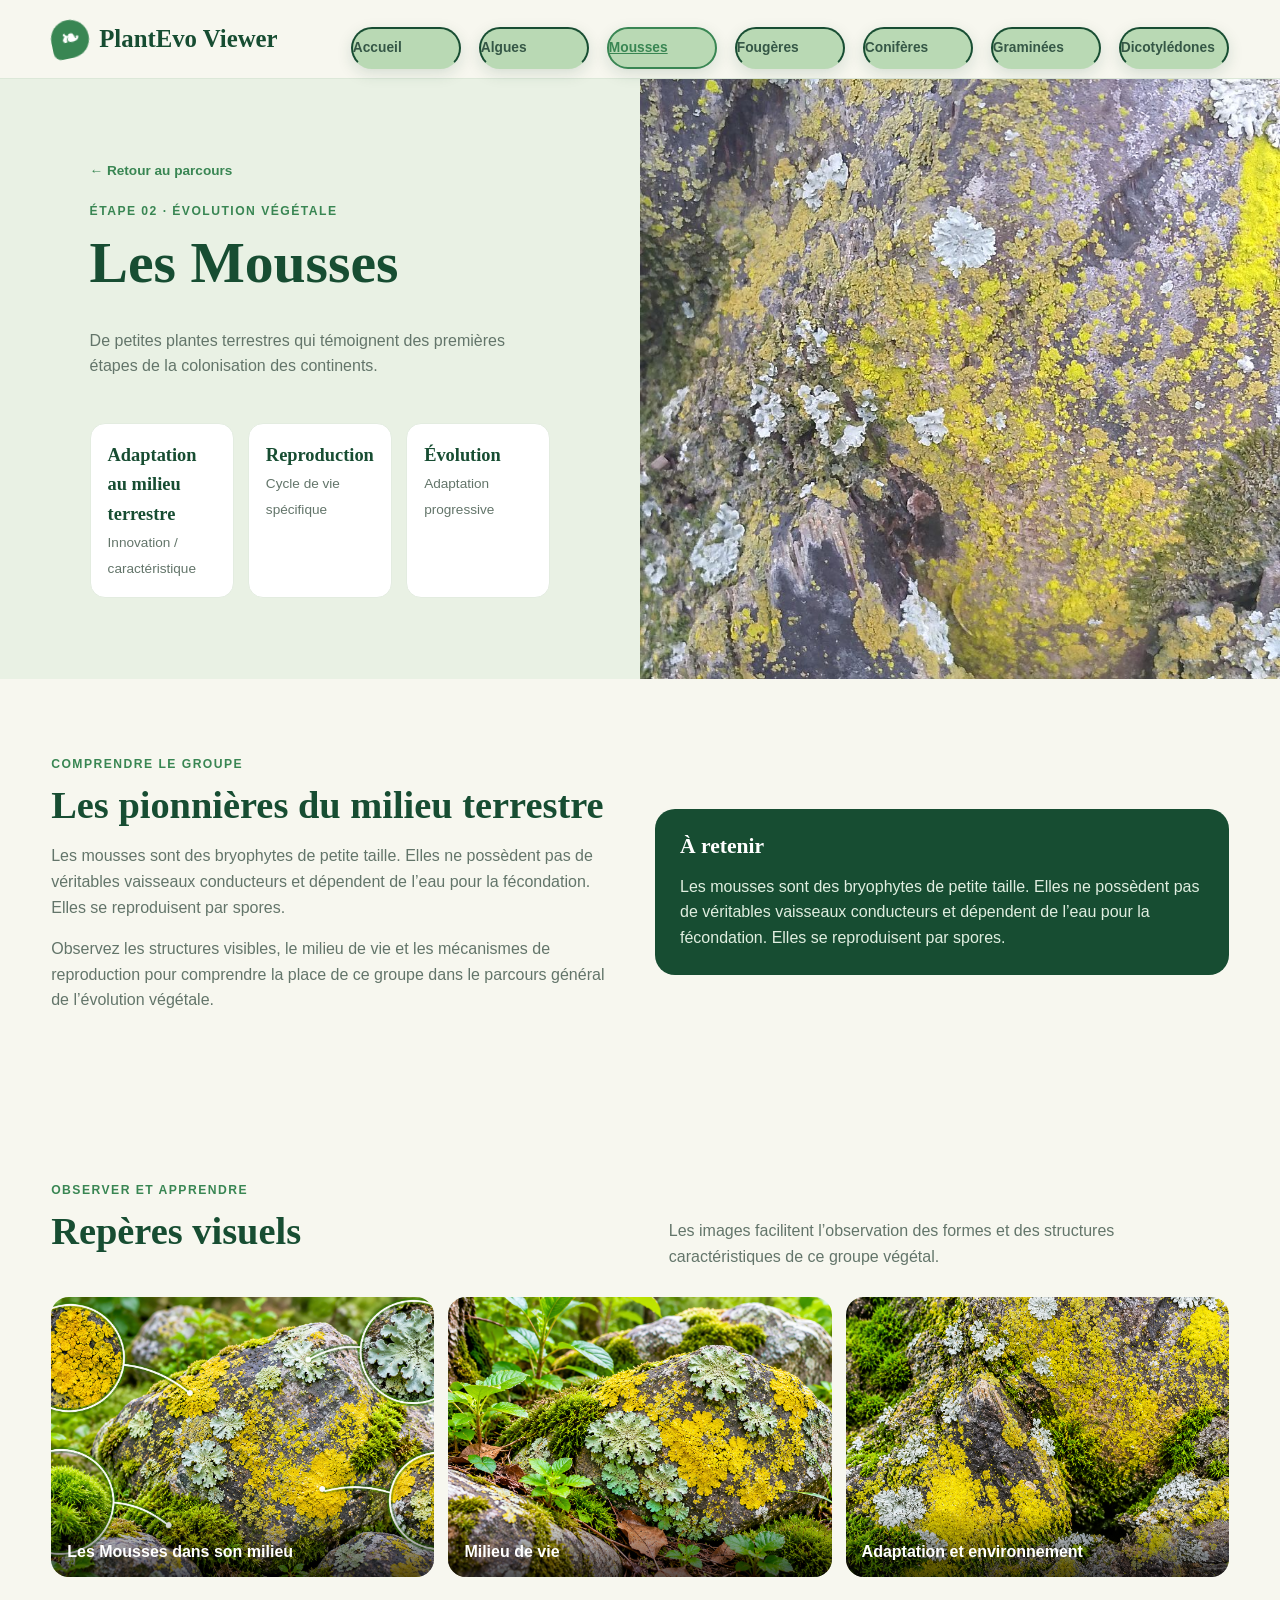
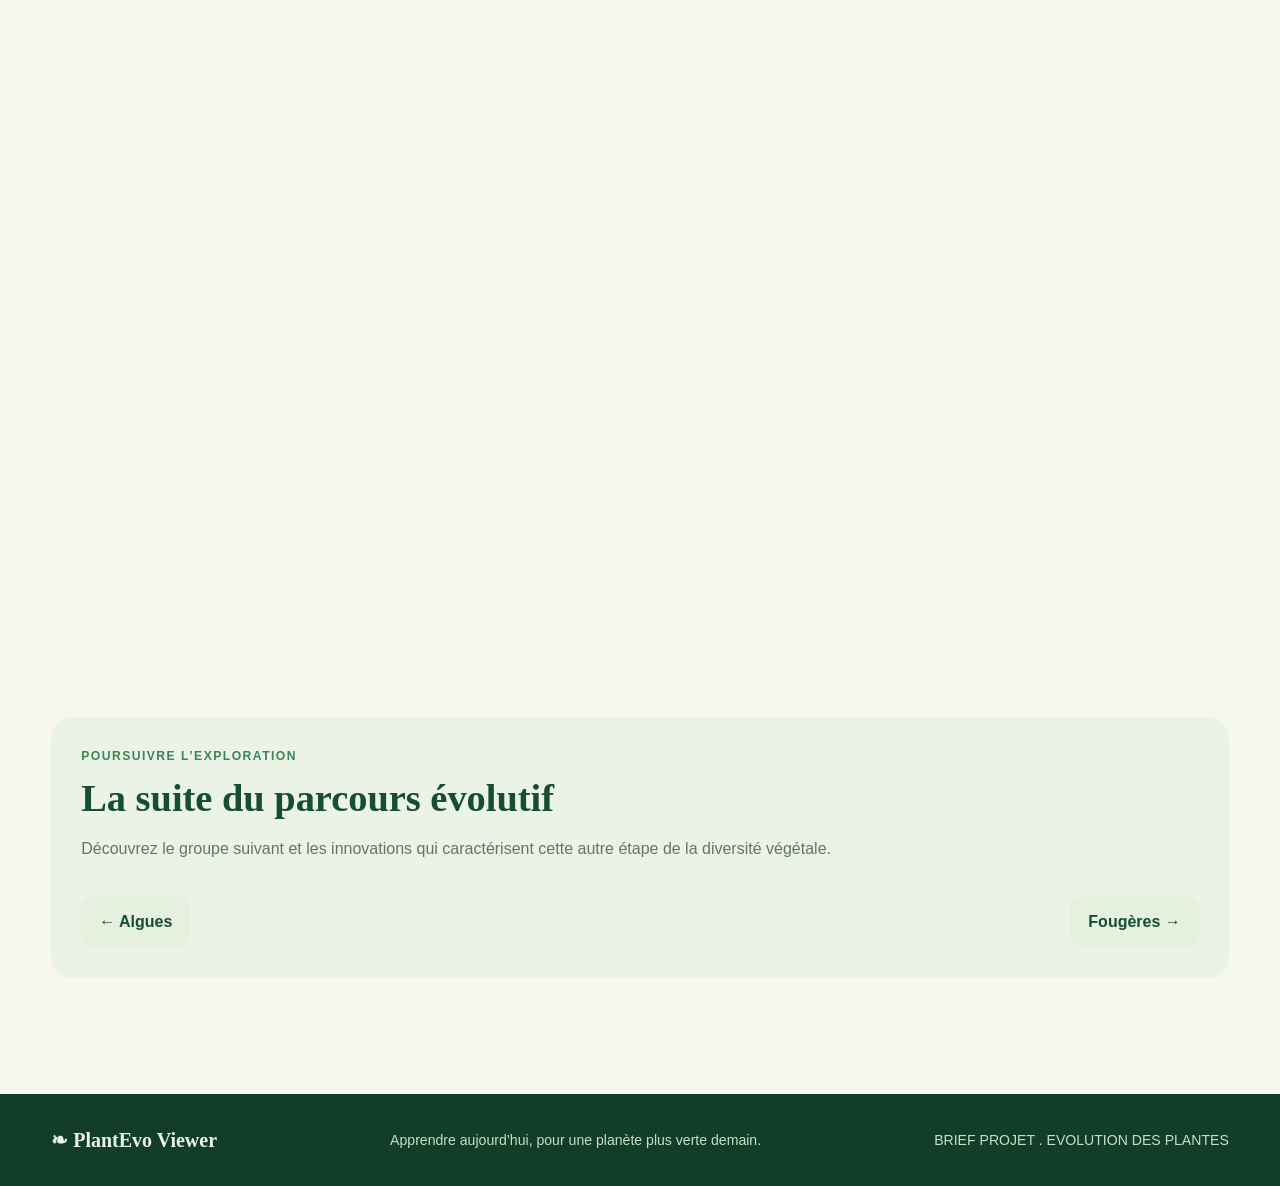
<file: mousses.html>
<!DOCTYPE html>
<html lang="fr">
<head>
<meta charset="UTF-8">
<meta name="viewport" content="width=device-width, initial-scale=1.0">
<meta name="description" content="Les Mousses – PlantEvo Viewer">
<title>Les Mousses | PlantEvo Viewer</title>
<link rel="stylesheet" href="css/style.css">
</head>
<body>
<header class="site-header">
<div class="container nav-wrap">
<a class="brand" href="index.html">
<span class="brand-mark">❧</span>PlantEvo Viewer</a>

<nav class="nav" aria-label="Navigation principale">
<a class="btn btn-primary" href="index.html">Accueil</a>
<a class="btn btn-primary" href="algues.html">Algues</a>
<a class="btn btn-primary active" href="mousses.html"><u>Mousses</u></a>
<a class="btn btn-primary" href="fougeres.html">Fougères</a>
<a class="btn btn-primary" href="coniferes.html">Conifères</a>
<a class="btn btn-primary" href="graminees.html">Graminées</a>
<a class="btn btn-primary" href="dicotyledones.html">Dicotylédones</a>
</nav>
</div>
</header>
<main>
<section class="page-hero">
<div class="page-copy">
<div class="breadcrumb">
<a href="index.html">← Retour au parcours</a>
</div>
<div class="kicker">Étape 02 · Évolution végétale</div>
<h1>Les Mousses</h1>
<p>De petites plantes terrestres qui témoignent des premières étapes de la colonisation des continents.</p>
<div class="fact-strip">
<div class="fact">
<strong>Adaptation au milieu terrestre</strong>
<span>Innovation / caractéristique</span>
</div>
<div class="fact">
<strong>Reproduction</strong>
<span>Cycle de vie spécifique</span>
</div>
<div class="fact">
<strong>Évolution</strong>
<span>Adaptation progressive</span>
</div></div></div>
<div class="page-image">
<img src="images/Mousse.jpg" alt="Les Mousses">
</div>
</section>
<section class="section">
<div class="container split">
<div class="text-block">
<div class="kicker">Comprendre le groupe</div>
<h2>Les pionnières du milieu terrestre</h2>
<p>Les mousses sont des bryophytes de petite taille. Elles ne possèdent pas de véritables vaisseaux conducteurs et dépendent de l’eau pour la fécondation. Elles se reproduisent par spores.</p>
<p>Observez les structures visibles, le milieu de vie et les mécanismes de reproduction pour comprendre la place de ce groupe dans le parcours général de l’évolution végétale.</p>
</div>
<div class="callout">
<h3>À retenir</h3>
<p>Les mousses sont des bryophytes de petite taille. Elles ne possèdent pas de véritables vaisseaux conducteurs et dépendent de l’eau pour la fécondation. Elles se reproduisent par spores.</p>
</div></div>
</section>
<section class="section">
<div class="container">
<div class="section-head">
<div>
<div class="kicker">Observer et apprendre</div>
<h2>Repères visuels</h2>
</div>
<p>Les images facilitent l’observation des formes et des structures caractéristiques de ce groupe végétal.</p>
</div>
<div class="gallery">
<figure>
<img src="images/milieumousse.png" alt="Les Mousses en milieu naturel">
<figcaption>Les Mousses dans son milieu</figcaption>
</figure>
<figure>
<img src="images/viemousse.png" alt="Écosystème végétal">
<figcaption>Milieu de vie</figcaption>
</figure>
<figure>
<img src="images/Adamousse.png" alt="Végétation et lumière">
<figcaption>Adaptation et environnement</figcaption>
</figure>
</div></div>
</section>
<section class="section">
<div class="container">
<div class="info-panel">
<div class="kicker">Poursuivre l’exploration</div>
<h2>La suite du parcours évolutif</h2>
<p>Découvrez le groupe suivant et les innovations qui caractérisent cette autre étape de la diversité végétale.</p>
<div class="page-navigation">
<a href="algues.html">← Algues</a>
<a href="fougeres.html">Fougères →</a>
</div></div></div>
</section>
</main>
<footer class="site-footer">
<div class="container footer-inner">
<div class="footer-brand">❧ PlantEvo Viewer</div>
<p>Apprendre aujourd’hui, pour une planète plus verte demain.</p>
<p>BRIEF PROJET . EVOLUTION DES PLANTES</p>
</div>
</footer>
</body>
</html>
</file>
<file: css/style.css>
:root{
  --forest:#174d32;
  --green:#398653
  ;--leaf:#b9d9b4;
  --pale:#eaf3e5;
  --cream:#f7f7ef;
  --ink:#183126;
  --muted:#63756a;
  --white:#fff;
  --shadow:0 14px 35px rgba(23,77,50,.10);
  --radius:22px;
}

*{box-sizing:border-box}
html{scroll-behavior:smooth}
body{
  margin:0;
  background:var(--cream);
  color:var(--ink);
  font-family:Arial,Helvetica,sans-serif;
  line-height:1.6
   }

.btn-primary {
    background: #174d32;
    color: white;
    border: 2px solid #174d32;
    box-shadow: 0 5px 15px rgba(23,77,50,0.15);
    width: 110px;
}



a{
  color:inherit;
  text-decoration:none
}
img{
  display:block;
  width:100%;
  height:100%;
  object-fit:cover
}
.container{
  width:min(1180px,92%);
  margin:auto
}
.site-header{
  position:sticky;
  top:0;
  z-index:20;
  background:rgba(247,247,239,.96);
  backdrop-filter:blur(12px);
  border-bottom:1px solid #dce8d8
}
.nav-wrap{
  min-height:78px;
  display:flex;
  align-items:center;
  justify-content:space-between;
  gap:24px
}
.brand{
  display:flex;
  align-items:center;
  gap:10px;color:var(--forest);
  font-family:Georgia,serif;
  font-size:1.55rem;
  font-weight:700;
  white-space:nowrap
}
.brand-mark{width:38px;
  height:38px;
  border-radius:50% 50% 50% 8px;
  background:var(--green);
  display:grid;
  place-items:center;
  color:white;
  font-size:22px;
  transform:rotate(-12deg)
}
.nav{
  display:flex;
  align-items:center;
  gap:18px;
  flex-wrap:wrap
}
.nav a{
  font-size:.86rem;
  font-weight:700;
  color:#355746;
  padding:8px 0;
  border-bottom:2px solid transparent
}
.nav a:hover,.nav a.active{
  color:var(--green);
  border-color:var(--green)}

.hero{
  position:relative;
  overflow:hidden;
  border-radius:0 0 34px 34px;
  min-height:480px;
  background:linear-gradient(90deg,rgba(8,48,29,.88),rgba(8,48,29,.24)), url('../images/plante.png') center/cover;
  display:flex;
  align-items:center;
  color:white
}
.hero-content{
  max-width:650px;
  padding:78px 0}
.eyebrow{
  display:inline-flex;
  align-items:center;
  gap:8px;
  background:rgba(255,255,255,.16);
  border:1px solid rgba(255,255,255,.3);
  padding:7px 13px;
  border-radius:30px;
  font-size:.78rem;
  font-weight:700;
  letter-spacing:.08em;
  text-transform:uppercase
}
h1,h2,h3{
  font-family:Georgia,'Times New Roman',serif;
  line-height:1.12;
  margin:0 0 16px
}
h1{
  font-size:clamp(2.5rem,6vw,4.7rem);
  max-width:760px
}
h2{
  font-size:clamp(1.8rem,3vw,2.7rem);
  color:var(--forest)
}
h3{font-size:1.35rem;
  color:var(--forest)
}
.hero p{
  font-size:1.08rem;
  max-width:590px;
  color:#eff7ec
}
.btn{
  display:inline-flex;
  align-items:center;
  gap:10px;
  margin-top:18px;
  padding:13px 20px;
  border-radius:30px;
  background:var(--leaf);
  color:var(--forest);
  font-weight:800;
  transition:.2s
}
.btn:hover{
  transform:translateY(-2px);
  background:white
}
.section{
  padding:76px 0
}
.section-head{
  display:flex;
  align-items:end;
  justify-content:space-between;
  gap:24px;
  margin-bottom:28px
}
.section-head p{
  max-width:560px;
  color:var(--muted);
  margin:0
}
.kicker{color:var(--green);
  font-weight:800;
  text-transform:uppercase;
  letter-spacing:.12em;
  font-size:.76rem;
  margin-bottom:10px
}
.timeline{display:grid;
  grid-template-columns:repeat(6,1fr);
  gap:14px;
  position:relative
}
.timeline:before{content:"";
  position:absolute;
  top:49px;
  left:7%;
  right:7%;
  height:3px;
  background:#b8d4b1;
  z-index:0
}
.timeline-card{position:relative;
  z-index:1;
  text-align:center
}
.timeline-card a{
  display:block
}
.timeline-img{width:92px;
  height:92px;
  border:6px solid var(--cream);
  border-radius:50%;
  overflow:hidden;
  margin:0 auto 13px;
  box-shadow:var(--shadow);
  background:var(--pale)
}
.timeline-card strong{
  display:block;
  color:var(--forest);
  font-family:Georgia,serif
}
.timeline-card small{
  color:var(--muted)
}
.intro-grid{
  display:grid;
  grid-template-columns:1.05fr .95fr;gap:34px;
  align-items:center
}
.photo-panel{
  height:390px;
  border-radius:var(--radius);
  overflow:hidden;
  box-shadow:var(--shadow);
  position:relative
}
.photo-panel:after{
  content:"";
  position:absolute;
  inset:45% 0 0;
  background:linear-gradient(transparent,rgba(0,0,0,.35))
}
.photo-caption{position:absolute;
  z-index:1;
  bottom:20px;
  left:22px;
  color:white;
  font-weight:700
}
.info-panel{
  background:#eaf3e5;
  border-radius:var(--radius);
  padding:30px
}
.info-panel p{
  color:var(--muted)
}
.feature-grid{
  display:grid;
  grid-template-columns:repeat(3,1fr);
  gap:18px
}
.feature{
  background:white;
  border:1px solid #e2ebdf;
  border-radius:18px;
  padding:22px;
  box-shadow:0 8px 25px rgba(23,77,50,.05)
}
.feature-icon{width:48px;
  height:48px;
  border-radius:50%;
  display:grid;
  place-items:center;
  background:var(--pale);
  font-size:1.45rem;
  margin-bottom:14px
}
.feature p{margin:0;
  color:var(--muted);
  font-size:.94rem
}
.page-hero{
  display:grid;
  grid-template-columns:1fr 1fr;
  min-height:430px;
  background:#e9f1e4
}
.page-copy{padding:65px max(7vw,30px);
  display:flex;
  flex-direction:column;
  justify-content:center
}
.page-copy h1{
  font-size:clamp(2.5rem,4.5vw,4.2rem);
  color:var(--forest)
}
.page-copy p{
  max-width:520px;
  color:var(--muted)
}
.page-image{
  max-height: 600px;
  overflow:hidden
}
.breadcrumb{
  font-size:.85rem;
  color:var(--green);
  font-weight:700;
  margin-bottom:20px
}
.breadcrumb a:hover{
  text-decoration:underline
}
.fact-strip{display:grid;
  grid-template-columns:repeat(3,1fr);
  gap:14px;
  margin-top:28px
}
.fact{
  background:white;
  border-radius:15px;
  padding:17px;
  border:1px solid #e3ece0
}
.fact strong{
  display:block;
  color:var(--forest);
  font-family:Georgia,serif;
  font-size:1.15rem
}
.fact span{
  font-size:.85rem;
  color:var(--muted)
}
.gallery{
  display:grid;
  grid-template-columns:1.2fr 1.2fr 1.2fr;
  grid-template-rows:280px 280px 280px;
  gap:14px
}
.gallery figure{
  margin:0;
  border-radius:18px;
  overflow:hidden;
  position:relative
}
.gallery figure:first-child{
  grid-row:span 1
}
.gallery figcaption{
  position:absolute;
  bottom:0;
  left:0;
  right:0;
  padding:28px 16px 13px;
  color:white;
  font-weight:700;
  background:linear-gradient(transparent,rgba(0,0,0,.65))
}
.split{display:grid;
  grid-template-columns:1fr 1fr;
  gap:30px;
  align-items:center
}
.text-block p{
  color:var(--muted)
}
.callout{
  padding:25px;
  background:var(--forest);
  color:white;
  border-radius:20px
}
.callout h3{
  color:white
}.callout p{
  color:#e0eee0;
  margin-bottom:0
}
.page-navigation{
  display:flex;
  justify-content:space-between;
  gap:15px;
  margin-top:35px
}
.page-navigation a{
  background:#e5f0df;
  color:var(--forest);
  padding:13px 18px;
  border-radius:14px;
  font-weight:800
}
.site-footer{
  background:#123e29;
  color:#eaf3e5;
  padding:30px 0;
  margin-top:40px
}
.footer-inner{
  display:flex;
  align-items:center;
  justify-content:space-between;
  gap:20px;
  flex-wrap:wrap
}
.footer-inner p{
  margin:0;
  color:#c8ddc5;
  font-size:.88rem
}
.footer-brand{
  font-family:Georgia,serif;
  font-weight:700;
  font-size:1.25rem
}
@media(max-width:900px){
 .nav{gap:11px}.nav a{font-size:.78rem}.timeline{grid-template-columns:repeat(3,1fr)}.timeline:before{display:none}
 .feature-grid{grid-template-columns:1fr 1fr}.intro-grid,.split{grid-template-columns:1fr}
}
@media(max-width:680px){
 .nav-wrap{
  min-height:68px;
  flex-wrap:wrap;
  padding:12px 0}
 .nav{display:grid;
  width:100%;
  padding:10px 0 15px;
  grid-template-columns:repeat(2,1fr)
}
 .nav a{
  padding:8px 4px;
  border-bottom:1px solid #dce8d8
}
 .brand{font-size:1.3rem}.hero{min-height:440px}.hero-content{padding:60px 0}
 .section{padding:52px 0}.section-head{display:block}.page-hero{grid-template-columns:1fr}
 .page-copy{padding:45px 6%}.page-image{min-height:280px;max-height:320px}
 .fact-strip,.feature-grid{grid-template-columns:1fr}.gallery{grid-template-columns:1fr 1fr;grid-template-rows:180px 150px}
 .gallery figure:first-child{grid-row:auto;grid-column:span 2}
 .page-navigation{flex-direction:column}.page-navigation a{text-align:center}
}
</file>
